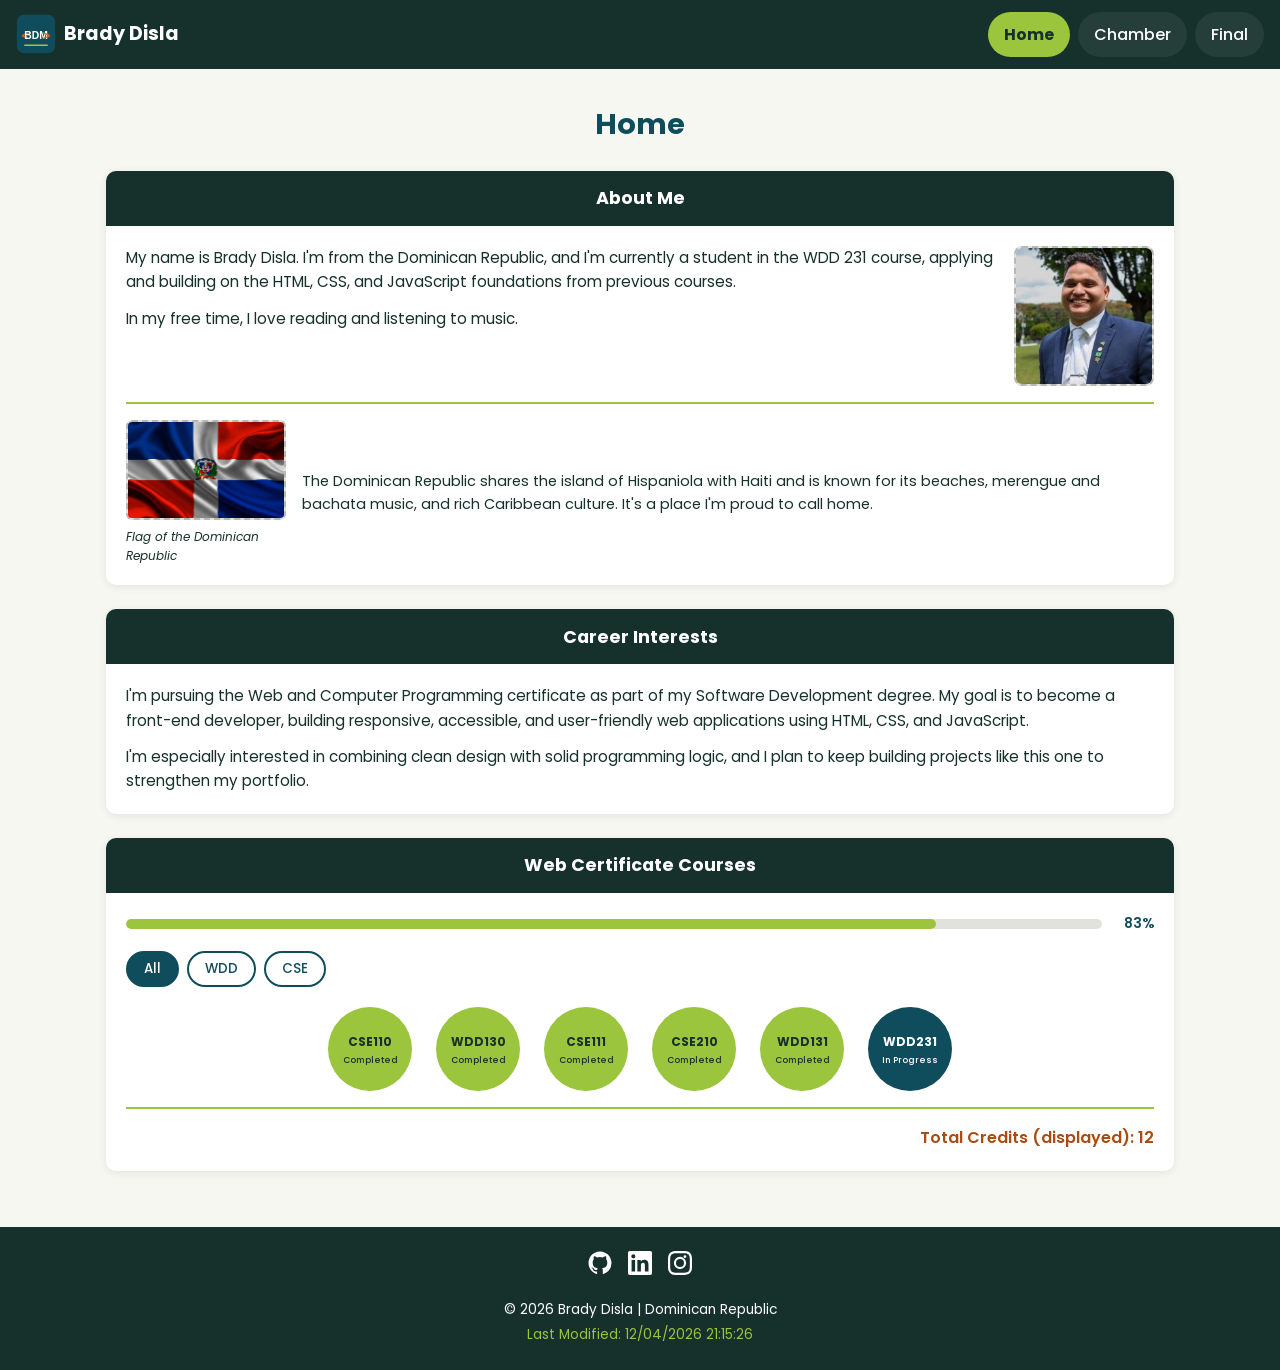
<file: index.html>
<!DOCTYPE html>
<html lang="en">
<head>
  <meta charset="UTF-8">
  <meta name="viewport" content="width=device-width, initial-scale=1.0">
  <title>Brady Disla | WDD231</title>
  <meta name="description" content="Course home page for WDD231 by Brady Disla - Web Frontend Development I">
  <meta name="author" content="Brady Disla">

  <!-- Google Fonts -->
  <link rel="preconnect" href="https://fonts.googleapis.com">
  <link rel="preconnect" href="https://fonts.gstatic.com" crossorigin>
  <link href="https://fonts.googleapis.com/css2?family=Poppins:wght@400;500;600;700&display=swap" rel="stylesheet">

  <!-- CSS -->
  <link rel="stylesheet" href="styles/small.css">
  <link rel="stylesheet" href="styles/larger.css">

  <script src="scripts/navigation.js" defer></script>
  <script src="scripts/date.js" defer></script>
  <script src="scripts/courses.js" defer></script>
  <script src="scripts/course.js" defer></script>
</head>
<body>

  <a class="skip-link" href="#main">Skip to main content</a>

  <header>
    <div class="branding">
      <img src="images/logo.svg" alt="Brady Disla logo" class="logo">
      <span class="site-name">Brady Disla</span>
    </div>
    <button id="menu-btn" aria-label="Open navigation menu" aria-expanded="false" aria-controls="primary-nav">
      <span class="hamburger"></span>
    </button>
    <nav id="primary-nav">
      <ul>
        <li><a href="index.html" class="active">Home</a></li>
        <li><a href="chamber/index.html">Chamber</a></li>
        <li><a href="final/index.html">Final</a></li>
      </ul>
    </nav>
  </header>

  <main id="main">
    <h1>Home</h1>

    <section class="card about-me">
      <h2 class="card-header">About Me</h2>
      <div class="card-body">
        <div class="about-top">
          <div class="about-text">
            <p>My name is Brady Disla. I'm from the Dominican Republic, and I'm currently a student in the WDD 231 course, applying and building on the HTML, CSS, and JavaScript foundations from previous courses.</p>
            <p>In my free time, I love reading and listening to music.</p>
          </div>
          <div class="photo-frame small">
            <img src="images/profile-imagen.jpg" alt="Brady Disla smiling outdoors in a suit" class="profile-photo">
          </div>
        </div>

        <hr class="card-divider">

        <div class="flag-fact">
          <figure class="flag-figure">
            <div class="flag-frame">
              <img src="images/flag-rd.jpg" alt="Flag of the Dominican Republic" class="flag-photo">
            </div>
            <figcaption>Flag of the Dominican Republic</figcaption>
          </figure>
          <p>The Dominican Republic shares the island of Hispaniola with Haiti and is known for its beaches, merengue and bachata music, and rich Caribbean culture. It's a place I'm proud to call home.</p>
        </div>
      </div>
    </section>

    <section class="card career-card">
      <h2 class="card-header">Career Interests</h2>
      <div class="card-body">
        <p>I'm pursuing the Web and Computer Programming certificate as part of my Software Development degree. My goal is to become a front-end developer, building responsive, accessible, and user-friendly web applications using HTML, CSS, and JavaScript.</p>
        <p>I'm especially interested in combining clean design with solid programming logic, and I plan to keep building projects like this one to strengthen my portfolio.</p>
      </div>
    </section>

    <section class="card courses-card">
      <h2 class="card-header">Web Certificate Courses</h2>
      <div class="card-body">
        <div class="progress-wrap">
          <div class="progress-track">
            <div class="progress-fill" id="progress-fill"></div>
          </div>
          <span id="progress-percent" class="progress-percent">0%</span>
        </div>

        <div class="filter-buttons">
          <button id="btn-all" class="filter-btn active" data-filter="all" aria-pressed="true">All</button>
          <button id="btn-wdd" class="filter-btn" data-filter="wdd" aria-pressed="false">WDD</button>
          <button id="btn-cse" class="filter-btn" data-filter="cse" aria-pressed="false">CSE</button>
        </div>

        <div class="course-circles" id="course-cards"></div>

        <hr class="card-divider">
        <p class="credits-total">Total Credits (displayed): <span id="total-credits">0</span></p>
      </div>
    </section>
  </main>

  <footer>
    <div class="social-links">
      <a href="https://github.com/bradydisla/wdd231" target="_blank" aria-label="GitHub">
        <svg viewBox="0 0 24 24" width="24" height="24" fill="currentColor" aria-hidden="true">
          <path d="M12 .5C5.65.5.5 5.65.5 12c0 5.09 3.29 9.4 7.86 10.93.57.1.78-.25.78-.55 0-.27-.01-1-.02-1.96-3.2.7-3.88-1.54-3.88-1.54-.52-1.33-1.28-1.69-1.28-1.69-1.04-.71.08-.7.08-.7 1.15.08 1.76 1.18 1.76 1.18 1.03 1.76 2.7 1.25 3.36.96.1-.75.4-1.25.73-1.54-2.55-.29-5.23-1.28-5.23-5.68 0-1.25.45-2.28 1.18-3.08-.12-.29-.51-1.46.11-3.05 0 0 .96-.31 3.15 1.18a10.9 10.9 0 0 1 5.74 0c2.19-1.49 3.15-1.18 3.15-1.18.62 1.59.23 2.76.11 3.05.74.8 1.18 1.83 1.18 3.08 0 4.41-2.69 5.38-5.25 5.67.41.36.78 1.08.78 2.17 0 1.57-.01 2.83-.01 3.22 0 .3.2.66.79.55A11.5 11.5 0 0 0 23.5 12C23.5 5.65 18.35.5 12 .5z"/>
        </svg>
      </a>
      <a href="https://www.linkedin.com/" target="_blank" aria-label="LinkedIn">
        <svg viewBox="0 0 24 24" width="24" height="24" fill="currentColor" aria-hidden="true">
          <path d="M20.45 20.45h-3.55v-5.57c0-1.33-.02-3.03-1.85-3.03-1.86 0-2.14 1.45-2.14 2.94v5.66H9.36V9h3.41v1.56h.05c.48-.9 1.64-1.85 3.38-1.85 3.61 0 4.28 2.38 4.28 5.47v6.27zM5.34 7.43a2.06 2.06 0 1 1 0-4.12 2.06 2.06 0 0 1 0 4.12zM7.12 20.45H3.56V9h3.56v11.45zM22.22 0H1.77C.8 0 0 .78 0 1.75v20.5C0 23.22.8 24 1.77 24h20.45c.98 0 1.78-.78 1.78-1.75V1.75C24 .78 23.2 0 22.22 0z"/>
        </svg>
      </a>
      <a href="https://www.instagram.com/breidy_disla/" target="_blank" aria-label="Instagram">
        <svg viewBox="0 0 24 24" width="24" height="24" fill="currentColor" aria-hidden="true">
          <path d="M12 2.16c3.2 0 3.58.01 4.85.07 1.17.05 1.8.25 2.23.41.56.22.96.48 1.38.9.42.42.68.82.9 1.38.16.42.36 1.06.41 2.23.06 1.27.07 1.65.07 4.85s-.01 3.58-.07 4.85c-.05 1.17-.25 1.8-.41 2.23-.22.56-.48.96-.9 1.38-.42.42-.82.68-1.38.9-.42.16-1.06.36-2.23.41-1.27.06-1.65.07-4.85.07s-3.58-.01-4.85-.07c-1.17-.05-1.8-.25-2.23-.41-.56-.22-.96-.48-1.38-.9-.42-.42-.68-.82-.9-1.38-.16-.42-.36-1.06-.41-2.23-.06-1.27-.07-1.65-.07-4.85s.01-3.58.07-4.85c.05-1.17.25-1.8.41-2.23.22-.56.48-.96.9-1.38.42-.42.82-.68 1.38-.9.42-.16 1.06-.36 2.23-.41 1.27-.06 1.65-.07 4.85-.07zM12 0C8.74 0 8.33.01 7.05.07 5.78.13 4.9.33 4.14.63c-.79.31-1.46.72-2.13 1.39-.67.67-1.08 1.34-1.39 2.13-.3.76-.5 1.64-.56 2.91C.01 8.33 0 8.74 0 12s.01 3.67.07 4.95c.06 1.27.26 2.15.56 2.91.31.79.72 1.46 1.39 2.13.67.67 1.34 1.08 2.13 1.39.76.3 1.64.5 2.91.56C8.33 23.99 8.74 24 12 24s3.67-.01 4.95-.07c1.27-.06 2.15-.26 2.91-.56.79-.31 1.46-.72 2.13-1.39.67-.67 1.08-1.34 1.39-2.13.3-.76.5-1.64.56-2.91.06-1.28.07-1.69.07-4.95s-.01-3.67-.07-4.95c-.06-1.27-.26-2.15-.56-2.91-.31-.79-.72-1.46-1.39-2.13-.67-.67-1.34-1.08-2.13-1.39-.76-.3-1.64-.5-2.91-.56C15.67.01 15.26 0 12 0zm0 5.84A6.16 6.16 0 1 0 12 18.16 6.16 6.16 0 0 0 12 5.84zm0 10.16a4 4 0 1 1 0-8 4 4 0 0 1 0 8zm6.41-10.4a1.44 1.44 0 1 1-2.88 0 1.44 1.44 0 0 1 2.88 0z"/>
        </svg>
      </a>
    </div>
    <p>&copy; <span id="currentyear"></span> Brady Disla | Dominican Republic</p>
    <p id="lastModified"></p>
  </footer>

</body>
</html>
</file>
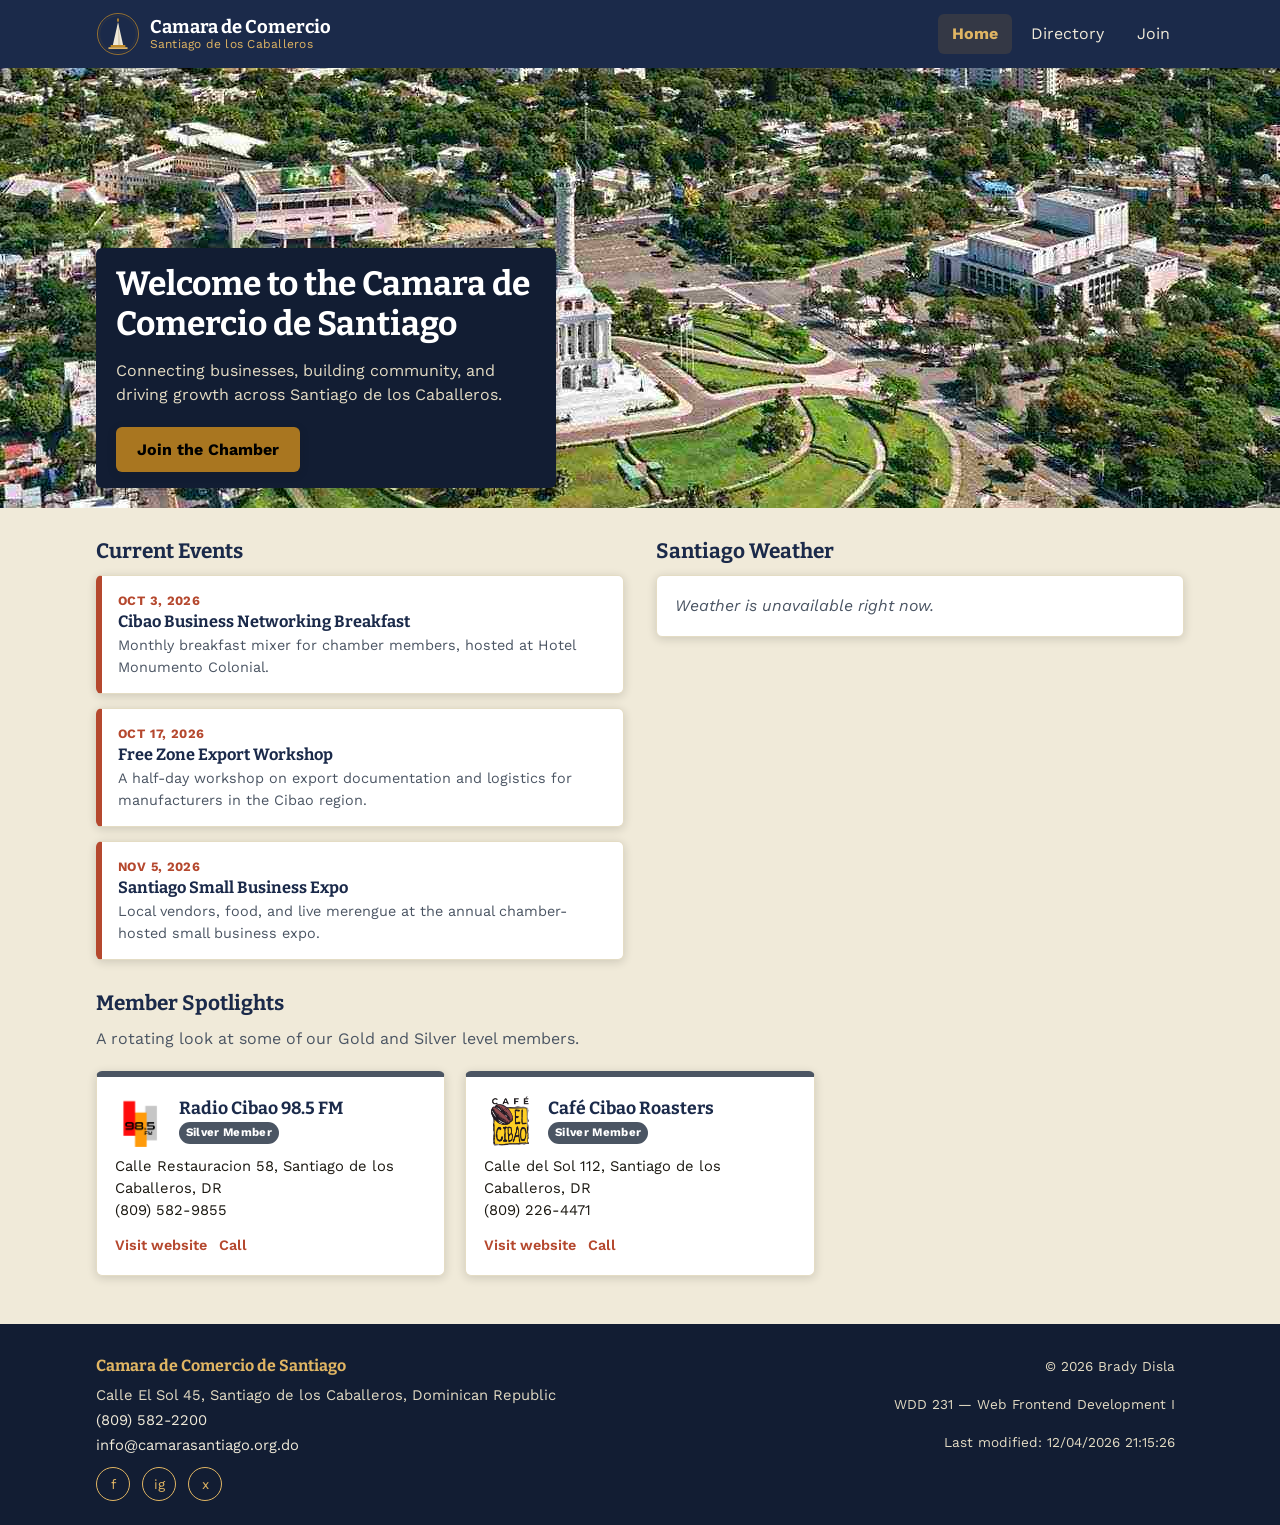
<file: chamber/index.html>
<!DOCTYPE html>
<html lang="en">
<head>
  <meta charset="UTF-8">
  <meta name="viewport" content="width=device-width, initial-scale=1.0">

  <title>Welcome | Camara de Comercio de Santiago | DR </title>
  <meta name="description" content="Camara de Comercio de Santiago — the chamber of commerce serving Santiago de los Caballeros, Dominican Republic. Join, connect, and grow with local businesses." />
  <meta name="author" content="Brady Disla" />

  <link rel="icon" type="image/svg+xml" href="images/favicon.svg" />

  <meta property="og:title" content="Welcome | Camara de Comercio de Santiago | DR " />
  <meta property="og:description" content="Camara de Comercio de Santiago — the chamber of commerce serving Santiago de los Caballeros, Dominican Republic. Join, connect, and grow with local businesses." />
  <meta property="og:image" content="https://bradydisla.github.io/wdd231/chamber/images/og-image.svg" />
  <meta property="og:url" content="https://bradydisla.github.io/wdd231/chamber/index.html" />
  <meta property="og:type" content="website" />

  <link rel="preconnect" href="https://fonts.googleapis.com" />
  <link rel="preconnect" href="https://fonts.gstatic.com" crossorigin />
  <link href="https://fonts.googleapis.com/css2?family=Bitter:wght@500;700&family=Work+Sans:wght@400;500;600&display=swap" rel="stylesheet" />

  <link rel="stylesheet" href="styles/small.css" />
  <link rel="stylesheet" href="styles/larger.css" />

  <script src="scripts/home.js" defer></script>
</head>
<body>
  <a class="skip-link" href="#main">Skip to main content</a>

  <header class="site-header">
    <div class="header-flex">
      <a class="brand" href="index.html">
        <img src="images/chamber-logo.svg" alt="" width="44" height="44" />
        <span class="brand-text">
          <span class="brand-name">Camara de Comercio</span>
          <span class="brand-tag">Santiago de los Caballeros</span>
        </span>
      </a>

      <button class="nav-toggle" aria-expanded="false" aria-controls="primary-nav">
        &#9776; Menu
      </button>

      <nav class="primary-nav" id="primary-nav">
        <ul>
          <li><a href="index.html" aria-current="page">Home</a></li>
          <li><a href="directory.html">Directory</a></li>
          <li><a href="join.html">Join</a></li>
        </ul>
      </nav>
    </div>
  </header>

  <main id="main">
    <section class="hero">
      <img
        class="hero-img"
        src="images/monumento-a-los-heroes.jpg"
        alt="View of Santiago de los Caballeros, Dominican Republic"
        width="1600"
        height="700"
      />
      <div class="hero-overlay">
        <div class="hero-caption">
          <h1>Welcome to the Camara de Comercio de Santiago</h1>
          <p>Connecting businesses, building community, and driving growth across Santiago de los Caballeros.</p>
          <a class="cta-button" href="join.html">Join the Chamber</a>
        </div>
      </div>
    </section>

    <section class="home-highlights">
      <div class="highlight-col events-col">
        <h2>Current Events</h2>
        <ul class="events-list">
          <li class="event-card">
            <p class="event-date">Oct 3, 2026</p>
            <h3>Cibao Business Networking Breakfast</h3>
            <p>Monthly breakfast mixer for chamber members, hosted at Hotel Monumento Colonial.</p>
          </li>
          <li class="event-card">
            <p class="event-date">Oct 17, 2026</p>
            <h3>Free Zone Export Workshop</h3>
            <p>A half-day workshop on export documentation and logistics for manufacturers in the Cibao region.</p>
          </li>
          <li class="event-card">
            <p class="event-date">Nov 5, 2026</p>
            <h3>Santiago Small Business Expo</h3>
            <p>Local vendors, food, and live merengue at the annual chamber-hosted small business expo.</p>
          </li>
        </ul>
      </div>

      <div class="highlight-col weather-col">
        <h2>Santiago Weather</h2>
        <div id="weather-display" class="weather-card">
          <p class="weather-status">Loading weather&hellip;</p>
        </div>
      </div>
    </section>

    <section class="spotlights-section">
      <h2>Member Spotlights</h2>
      <p>A rotating look at some of our Gold and Silver level members.</p>
      <div id="members-display" class="grid">
        <p class="members-status">Loading spotlights&hellip;</p>
      </div>
    </section>
  </main>

  <footer class="site-footer">
    <div class="footer-flex">
      <div class="footer-contact">
        <h2>Camara de Comercio de Santiago</h2>
        <address>
          Calle El Sol 45, Santiago de los Caballeros, Dominican Republic<br />
          <a href="tel:+18095822200">(809) 582-2200</a><br />
          <a href="mailto:info@camarasantiago.org.do">info@camarasantiago.org.do</a>
        </address>
        <ul class="social-links">
          <li><a href="https://facebook.com" target="_blank" rel="noopener" aria-label="Facebook">f</a></li>
          <li><a href="https://instagram.com" target="_blank" rel="noopener" aria-label="Instagram">ig</a></li>
          <li><a href="https://x.com" target="_blank" rel="noopener" aria-label="X">x</a></li>
        </ul>
      </div>

      <div class="footer-meta">
        <p>&copy; <span id="year"></span> Brady Disla</p>
        <p>WDD 231 &mdash; Web Frontend Development I</p>
        <p>Last modified: <span id="last-modified"></span></p>
      </div>
    </div>
  </footer>
</body>
</html>
</file>
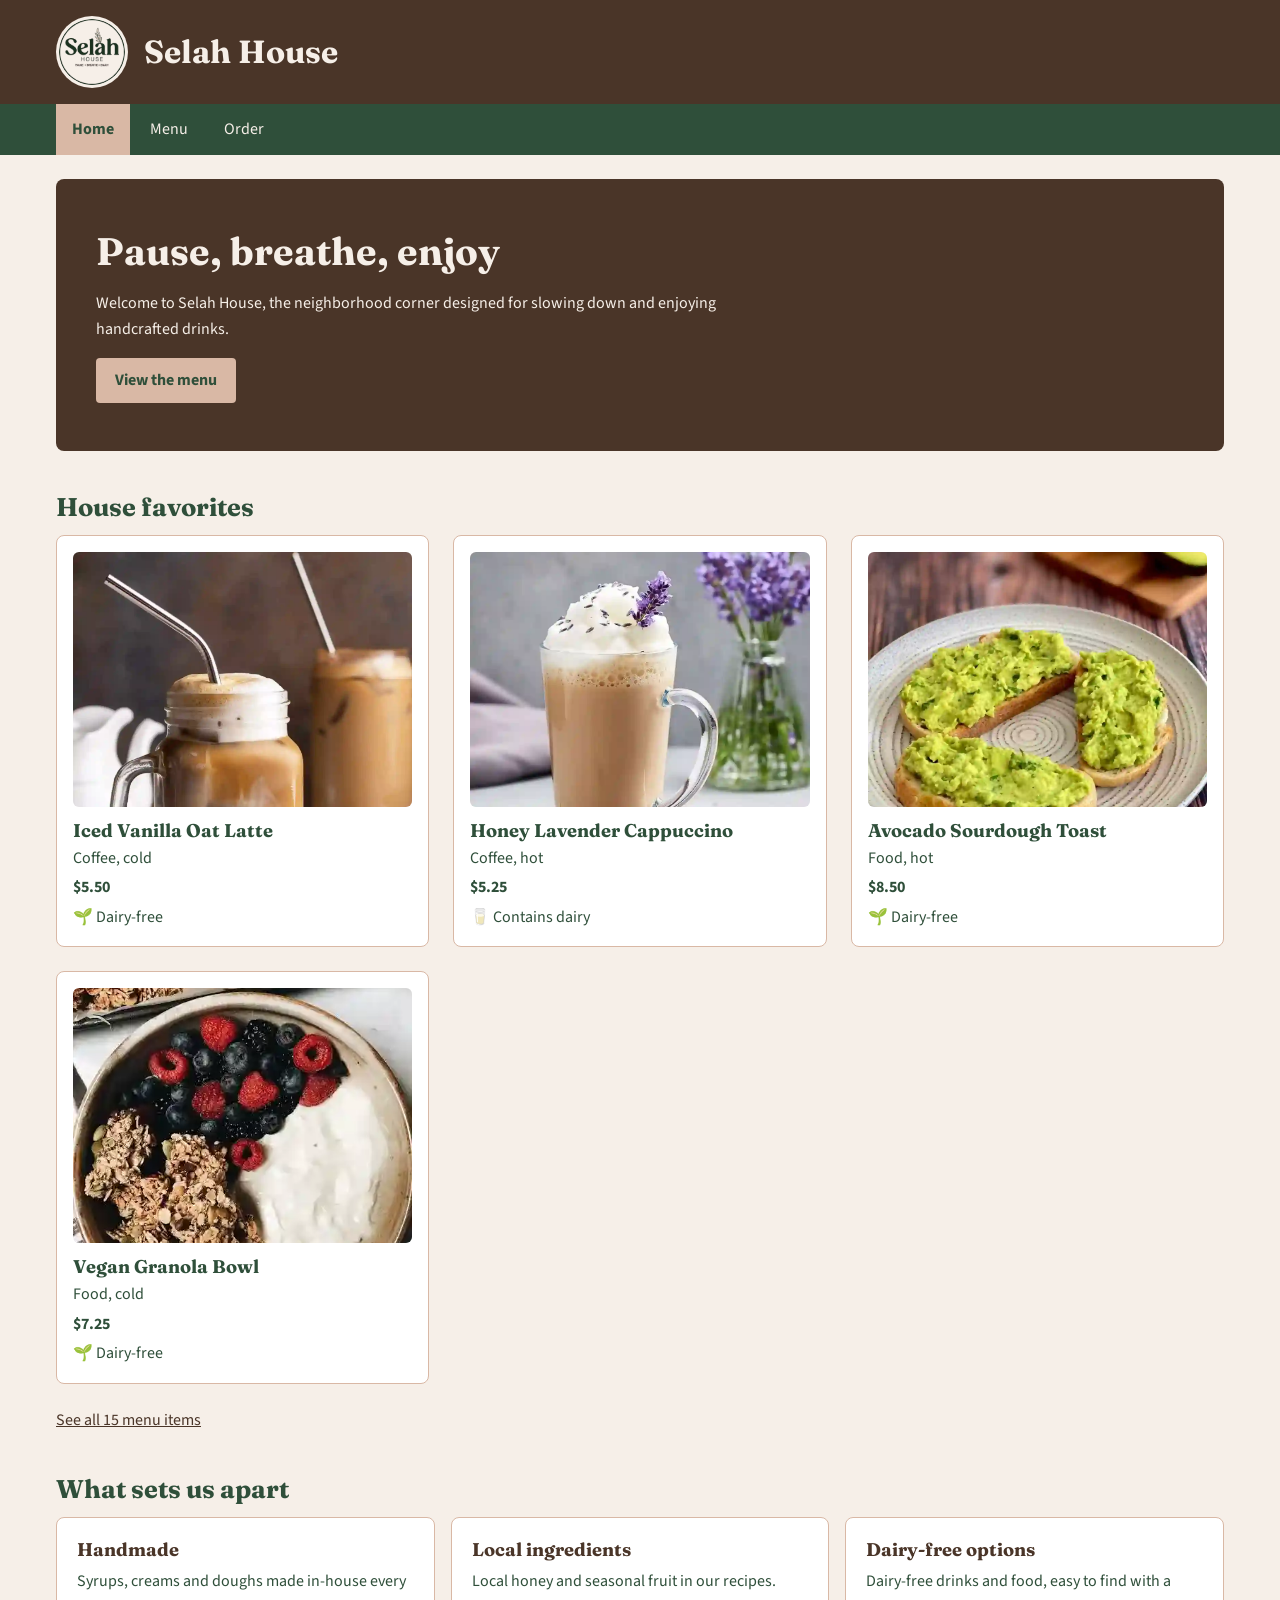
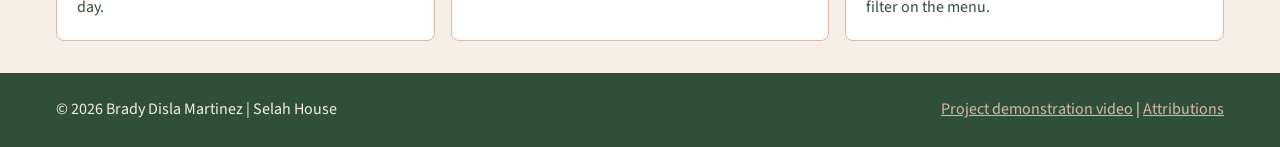
<file: project/index.html>
<!DOCTYPE html>
<html lang="en">
<head>
  <meta charset="UTF-8">
  <meta name="viewport" content="width=device-width, initial-scale=1.0">
  <title>Selah House | Handcrafted Coffee to Pause and Enjoy</title>
  <meta name="description" content="Selah House is a calm, local coffee shop. Discover our handcrafted drinks and dairy-free options, and order ahead for pickup.">
  <meta name="author" content="Brady Disla Martinez">

  <meta property="og:title" content="Selah House | Handcrafted Coffee to Pause and Enjoy">
  <meta property="og:description" content="Handcrafted drinks, fresh-baked food and dairy-free options in a calm neighborhood café.">
  <meta property="og:type" content="website">
  <meta property="og:site_name" content="Selah House">
  <meta property="og:locale" content="en_US">
  <meta property="og:image" content="https://bradydisla.github.io/wdd231/project/images/selah-house-logo.webp">
  <meta property="og:url" content="https://bradydisla.github.io/wdd231/project/index.html">

  <link rel="preconnect" href="https://fonts.googleapis.com">
  <link rel="preconnect" href="https://fonts.gstatic.com" crossorigin>
  <link href="https://fonts.googleapis.com/css2?family=Fraunces:wght@700&family=Source+Sans+3:wght@400;700&display=swap" rel="stylesheet">
  <link rel="icon" href="images/selah-house-monogram.webp" type="image/webp">
  <link rel="stylesheet" href="styles/base.css">
  <link rel="stylesheet" href="styles/large.css">
  <script type="module" src="scripts/home.mjs"></script>
</head>
<body>
  <header class="site-header">
    <div class="wrapper header-inner">
      <img class="logo" src="images/selah-house-logo.webp" alt="Selah House logo" width="72" height="72">
      <p class="site-name">Selah House</p>
    </div>
  </header>

  <nav class="site-nav" aria-label="Main">
    <div class="wrapper">
      <button id="menu-toggle" class="menu-toggle" type="button" aria-expanded="false" aria-controls="nav-list" aria-label="Navigation menu"><span aria-hidden="true">☰</span></button>
      <ul id="nav-list" class="nav-list">
        <li><a href="index.html">Home</a></li>
        <li><a href="menu.html">Menu</a></li>
        <li><a href="order.html">Order</a></li>
      </ul>
    </div>
  </nav>

  <main class="wrapper">
    <section class="section hero" aria-labelledby="hero-title">
      <div class="hero-text">
        <h1 id="hero-title">Pause, breathe, enjoy</h1>
        <p>Welcome to Selah House, the neighborhood corner designed for slowing down and enjoying handcrafted drinks.</p>
        <a class="button-primary" href="menu.html">View the menu</a>
      </div>
    </section>

    <section class="section" aria-labelledby="featured-title">
      <h2 id="featured-title">House favorites</h2>
      <div id="featured-cards" class="grid-cards"></div>
      <p class="section-link"><a href="menu.html">See all 15 menu items</a></p>
    </section>

    <section class="section" aria-labelledby="values-title">
      <h2 id="values-title">What sets us apart</h2>
      <ul class="features">
        <li class="feature">
          <h3>Handmade</h3>
          <p>Syrups, creams and doughs made in-house every day.</p>
        </li>
        <li class="feature">
          <h3>Local ingredients</h3>
          <p>Local honey and seasonal fruit in our recipes.</p>
        </li>
        <li class="feature">
          <h3>Dairy-free options</h3>
          <p>Dairy-free drinks and food, easy to find with a filter on the menu.</p>
        </li>
      </ul>
    </section>
  </main>

  <footer class="site-footer">
    <div class="wrapper footer-inner">
      <p>© <span id="current-year">2026</span> Brady Disla Martinez | Selah House</p>
      <p><a href="https://www.loom.com/share/3ccd0747d9ff43baa623762e0f51fded" target="_blank" rel="noopener">Project demonstration video</a> | <a href="attributions.html">Attributions</a></p>
    </div>
  </footer>
</body>
</html>
</file>
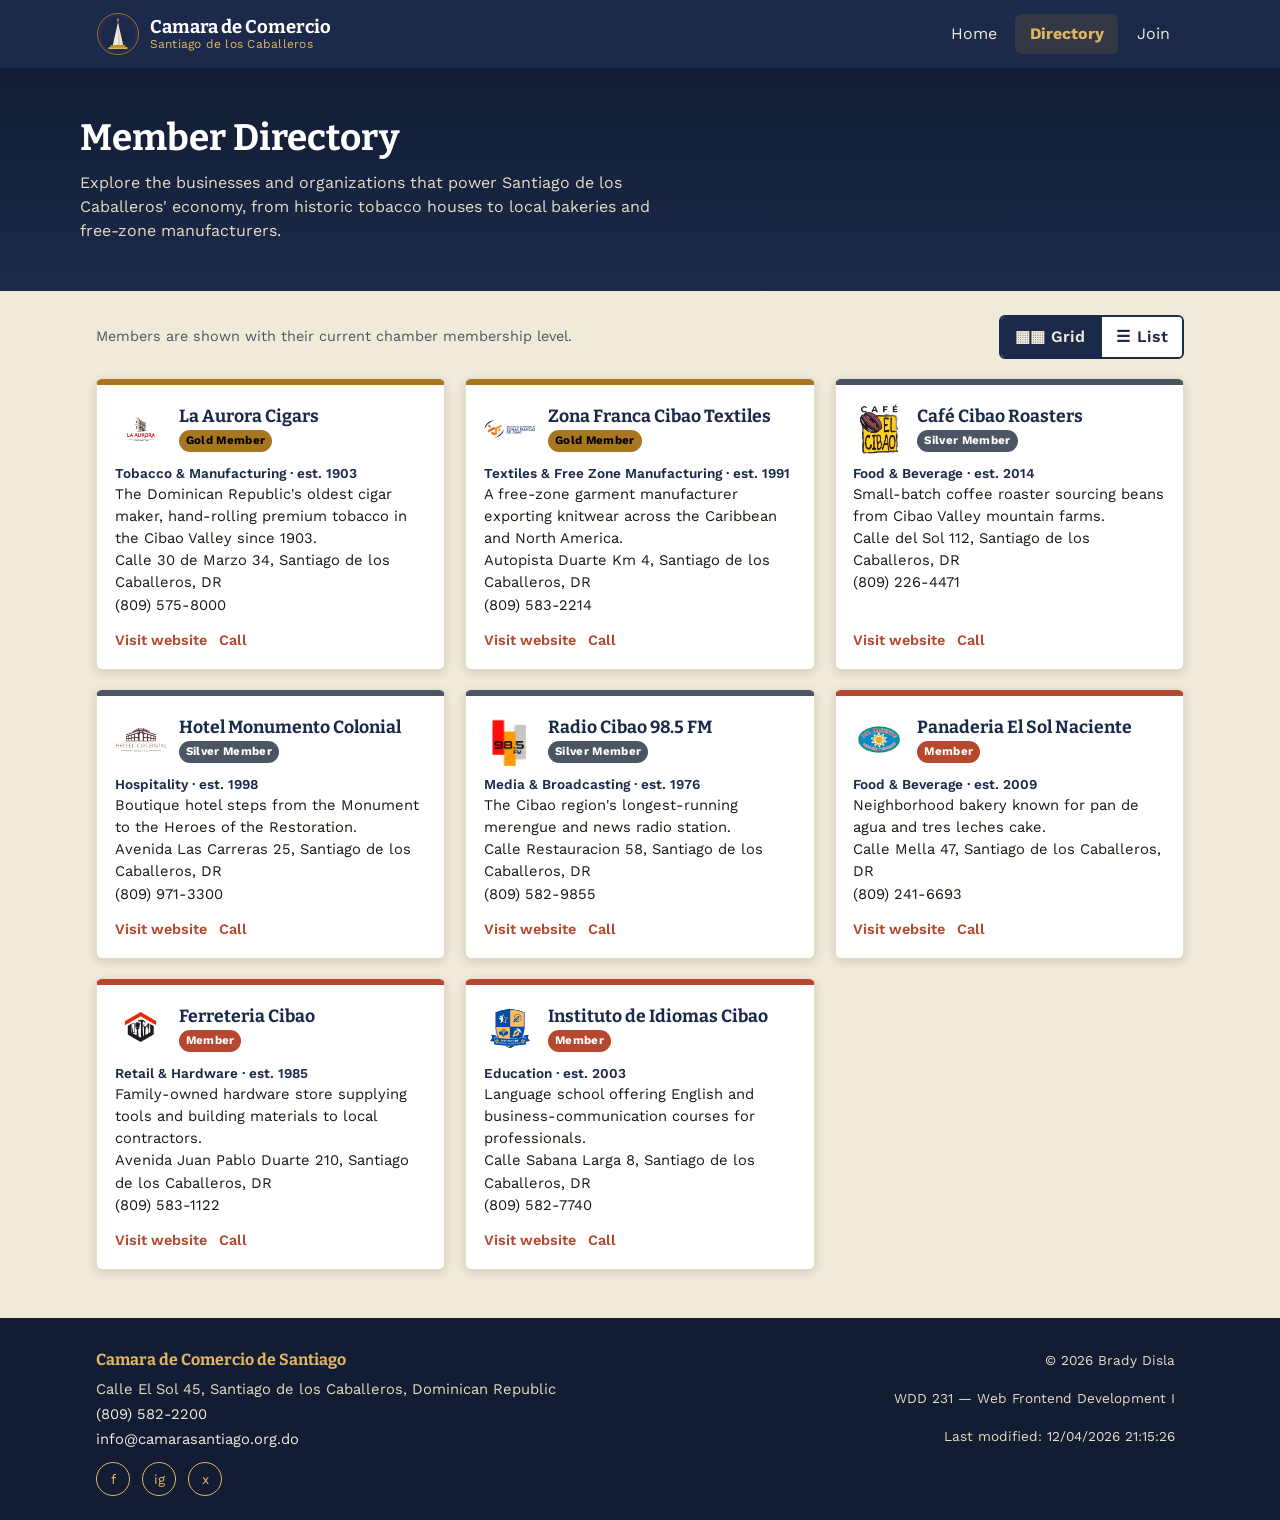
<file: chamber/directory.html>
<!DOCTYPE html>
<html lang="en">
<head>
  <meta charset="UTF-8">
  <meta name="viewport" content="width=device-width, initial-scale=1.0">

  <title>Member Directory | Camara de Comercio de Santiago</title>
  <meta name="description" content="Browse member businesses of the Camara de Comercio de Santiago, the chamber of commerce serving Santiago de los Caballeros, Dominican Republic." />
  <meta name="author" content="Brady Disla" />

  <link rel="icon" type="image/svg+xml" href="images/favicon.svg" />

  <meta property="og:title" content="Member Directory | Camara de Comercio de Santiago" />
  <meta property="og:description" content="Browse member businesses of the Camara de Comercio de Santiago, the chamber of commerce serving Santiago de los Caballeros, Dominican Republic." />
  <meta property="og:image" content="https://bradydisla.github.io/wdd231/chamber/images/og-image.svg" />
  <meta property="og:url" content="https://bradydisla.github.io/wdd231/chamber/directory.html" />
  <meta property="og:type" content="website" />

  <link rel="preconnect" href="https://fonts.googleapis.com" />
  <link rel="preconnect" href="https://fonts.gstatic.com" crossorigin />
  <link href="https://fonts.googleapis.com/css2?family=Bitter:wght@500;700&family=Work+Sans:wght@400;500;600&display=swap" rel="stylesheet" />

  <link rel="stylesheet" href="styles/small.css" />
  <link rel="stylesheet" href="styles/larger.css" />

  <script src="scripts/chamber.js" defer></script>
</head>
<body>
  <a class="skip-link" href="#main">Skip to main content</a>

  <header class="site-header">
    <div class="header-flex">
      <a class="brand" href="index.html">
        <img src="images/chamber-logo.svg" alt="" width="44" height="44" />
        <span class="brand-text">
          <span class="brand-name">Camara de Comercio</span>
          <span class="brand-tag">Santiago de los Caballeros</span>
        </span>
      </a>

      <button class="nav-toggle" aria-expanded="false" aria-controls="primary-nav">
        <span class="visually-hidden">Menu</span>
        &#9776; Menu
      </button>

      <nav class="primary-nav" id="primary-nav">
        <ul>
          <li><a href="index.html">Home</a></li>
          <li><a href="directory.html" aria-current="page">Directory</a></li>
          <li><a href="join.html">Join</a></li>
        </ul>
      </nav>
    </div>
  </header>

  <main id="main">
    <section class="page-intro">
      <div class="page-intro-inner">
        <h1>Member Directory</h1>
        <p>Explore the businesses and organizations that power Santiago de los Caballeros' economy, from historic tobacco houses to local bakeries and free-zone manufacturers.</p>
      </div>
    </section>

    <div class="directory-wrapper">
      <div class="directory-controls">
        <p>Members are shown with their current chamber membership level.</p>
        <div class="view-toggle" role="group" aria-label="Directory view">
          <button id="grid-view" type="button" aria-pressed="true">
            <span aria-hidden="true">&#9638;&#9638;</span> Grid
          </button>
          <button id="list-view" type="button" aria-pressed="false">
            <span aria-hidden="true">&#9776;</span> List
          </button>
        </div>
      </div>

      <div id="members-display" class="grid">
        <p class="members-status">Loading member directory&hellip;</p>
      </div>
    </div>
  </main>

  <footer class="site-footer">
    <div class="footer-flex">
      <div class="footer-contact">
        <h2>Camara de Comercio de Santiago</h2>
        <address>
          Calle El Sol 45, Santiago de los Caballeros, Dominican Republic<br />
          <a href="tel:+18095822200">(809) 582-2200</a><br />
          <a href="mailto:info@camarasantiago.org.do">info@camarasantiago.org.do</a>
        </address>
        <ul class="social-links">
          <li><a href="https://facebook.com" target="_blank" rel="noopener" aria-label="Facebook">f</a></li>
          <li><a href="https://instagram.com" target="_blank" rel="noopener" aria-label="Instagram">ig</a></li>
          <li><a href="https://x.com" target="_blank" rel="noopener" aria-label="X">x</a></li>
        </ul>
      </div>

      <div class="footer-meta">
        <p>&copy; <span id="year"></span> Brady Disla</p>
        <p>WDD 231 &mdash; Web Frontend Development I</p>
        <p>Last modified: <span id="last-modified"></span></p>
      </div>
    </div>
  </footer>
</body>
</html>
</file>
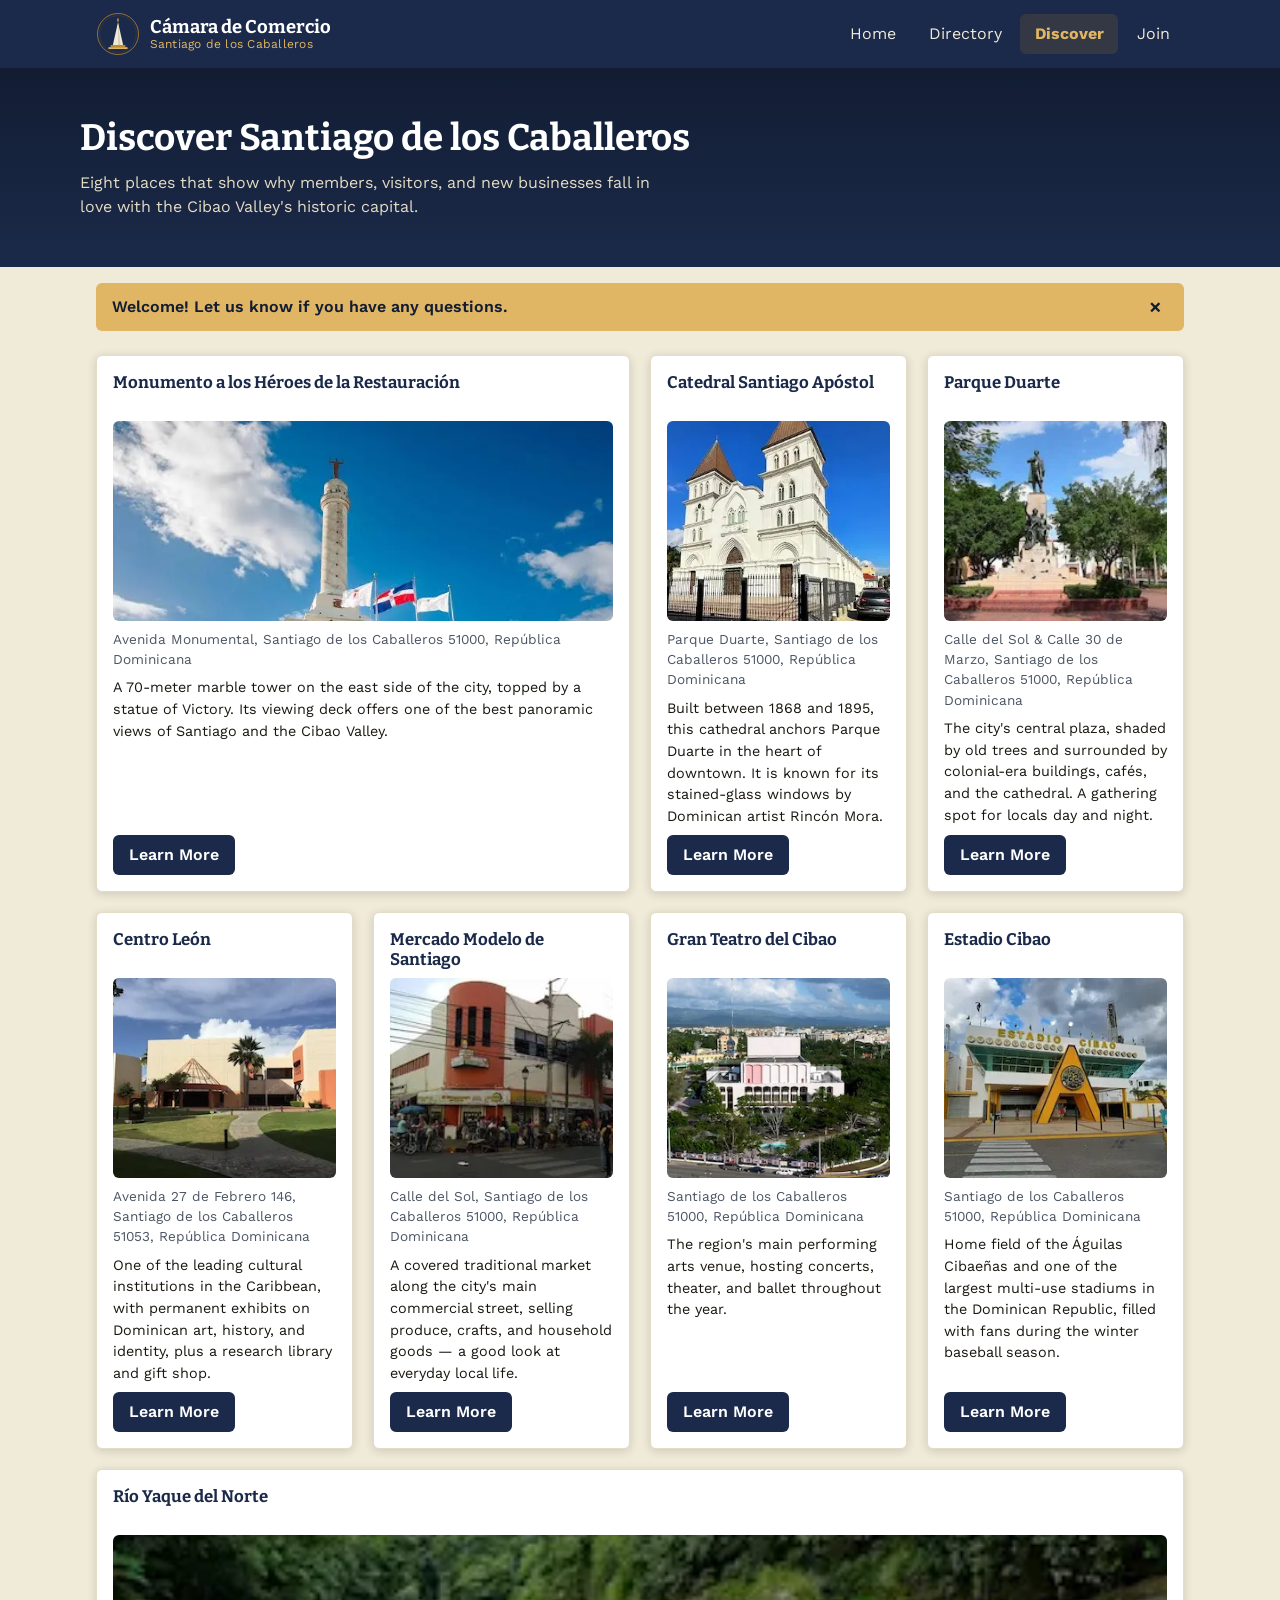
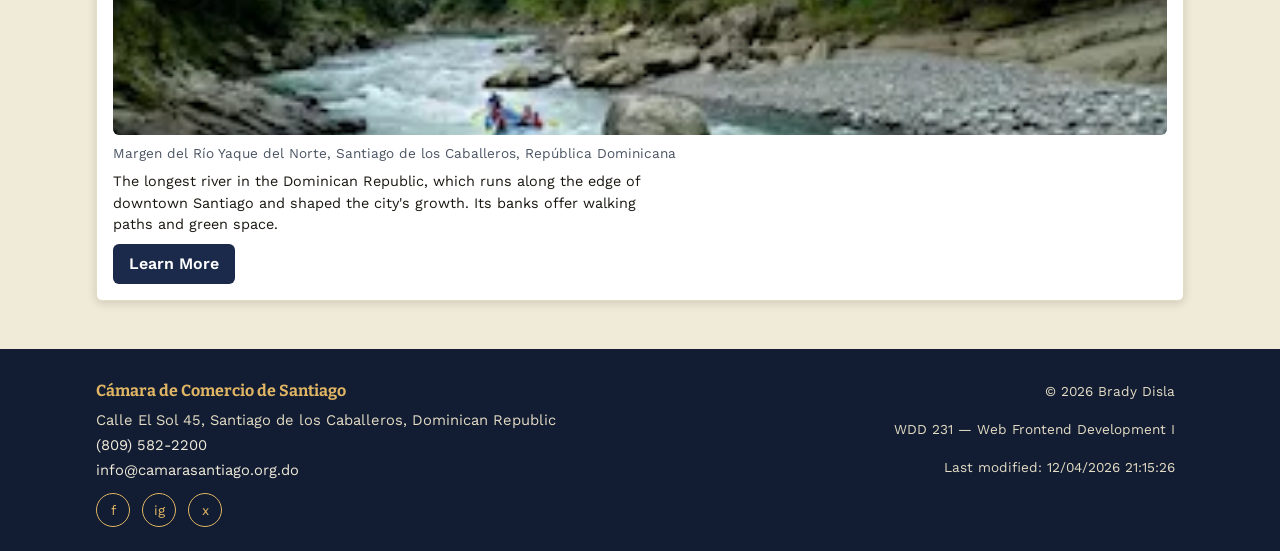
<file: chamber/discover.html>
<!DOCTYPE html>
<html lang="en">
<head>
  <meta charset="UTF-8">
  <meta name="viewport" content="width=device-width, initial-scale=1.0">

  <title>Discover | Cámara de Comercio de Santiago</title>
  <meta name="description" content="Discover Santiago de los Caballeros — 8 places of interest in the city served by the Cámara de Comercio de Santiago, Dominican Republic." />
  <meta name="author" content="Brady Disla" />

  <link rel="icon" type="image/svg+xml" href="images/favicon.svg" />

  <meta property="og:title" content="Discover | Cámara de Comercio de Santiago" />
  <meta property="og:description" content="Discover Santiago de los Caballeros — 8 places of interest in the city served by the Cámara de Comercio de Santiago, Dominican Republic." />
  <meta property="og:image" content="https://bradydisla.github.io/wdd231/chamber/images/og-image.svg" />
  <meta property="og:url" content="https://bradydisla.github.io/wdd231/chamber/discover.html" />
  <meta property="og:type" content="website" />

  <link rel="preconnect" href="https://fonts.googleapis.com" />
  <link rel="preconnect" href="https://fonts.gstatic.com" crossorigin />
  <link href="https://fonts.googleapis.com/css2?family=Bitter:wght@500;700&family=Work+Sans:wght@400;500;600&display=swap" rel="stylesheet" />

  <link rel="stylesheet" href="styles/small.css" />
  <link rel="stylesheet" href="styles/larger.css" />

  <script type="module" src="scripts/discover.js"></script>
</head>
<body>
  <a class="skip-link" href="#main">Skip to main content</a>

  <header class="site-header">
    <div class="header-flex">
      <a class="brand" href="index.html">
        <img src="images/chamber-logo.svg" alt="" width="44" height="44" />
        <span class="brand-text">
          <span class="brand-name">Cámara de Comercio</span>
          <span class="brand-tag">Santiago de los Caballeros</span>
        </span>
      </a>

      <button type="button" class="nav-toggle" aria-expanded="false" aria-controls="primary-nav">
        &#9776; Menu
      </button>

      <nav class="primary-nav" id="primary-nav">
        <ul>
          <li><a href="index.html">Home</a></li>
          <li><a href="directory.html">Directory</a></li>
          <li><a href="discover.html" aria-current="page">Discover</a></li>
          <li><a href="join.html">Join</a></li>
        </ul>
      </nav>
    </div>
  </header>

  <main id="main">
    <section class="page-intro">
      <div class="page-intro-inner">
        <h1>Discover Santiago de los Caballeros</h1>
        <p>Eight places that show why members, visitors, and new businesses fall in love with the Cibao Valley's historic capital.</p>
      </div>
    </section>

    <div id="visit-message" class="visit-message" hidden>
      <p id="visit-message-text"></p>
      <button type="button" id="visit-message-close" aria-label="Dismiss message">&times;</button>
    </div>

    <div class="discover-wrapper">
      <div id="discover-gallery" class="discover-gallery">
        <p class="members-status">Loading places of interest&hellip;</p>
      </div>
    </div>
  </main>

  <footer class="site-footer">
    <div class="footer-flex">
      <div class="footer-contact">
        <h2>Cámara de Comercio de Santiago</h2>
        <address>
          Calle El Sol 45, Santiago de los Caballeros, Dominican Republic<br />
          <a href="tel:+18095822200">(809) 582-2200</a><br />
          <a href="mailto:info@camarasantiago.org.do">info@camarasantiago.org.do</a>
        </address>
        <ul class="social-links">
          <li><a href="https://facebook.com" target="_blank" rel="noopener" aria-label="Facebook">f</a></li>
          <li><a href="https://instagram.com" target="_blank" rel="noopener" aria-label="Instagram">ig</a></li>
          <li><a href="https://x.com" target="_blank" rel="noopener" aria-label="X">x</a></li>
        </ul>
      </div>

      <div class="footer-meta">
        <p>&copy; <span id="year"></span> Brady Disla</p>
        <p>WDD 231 &mdash; Web Frontend Development I</p>
        <p>Last modified: <span id="last-modified"></span></p>
      </div>
    </div>
  </footer>
</body>
</html>
</file>
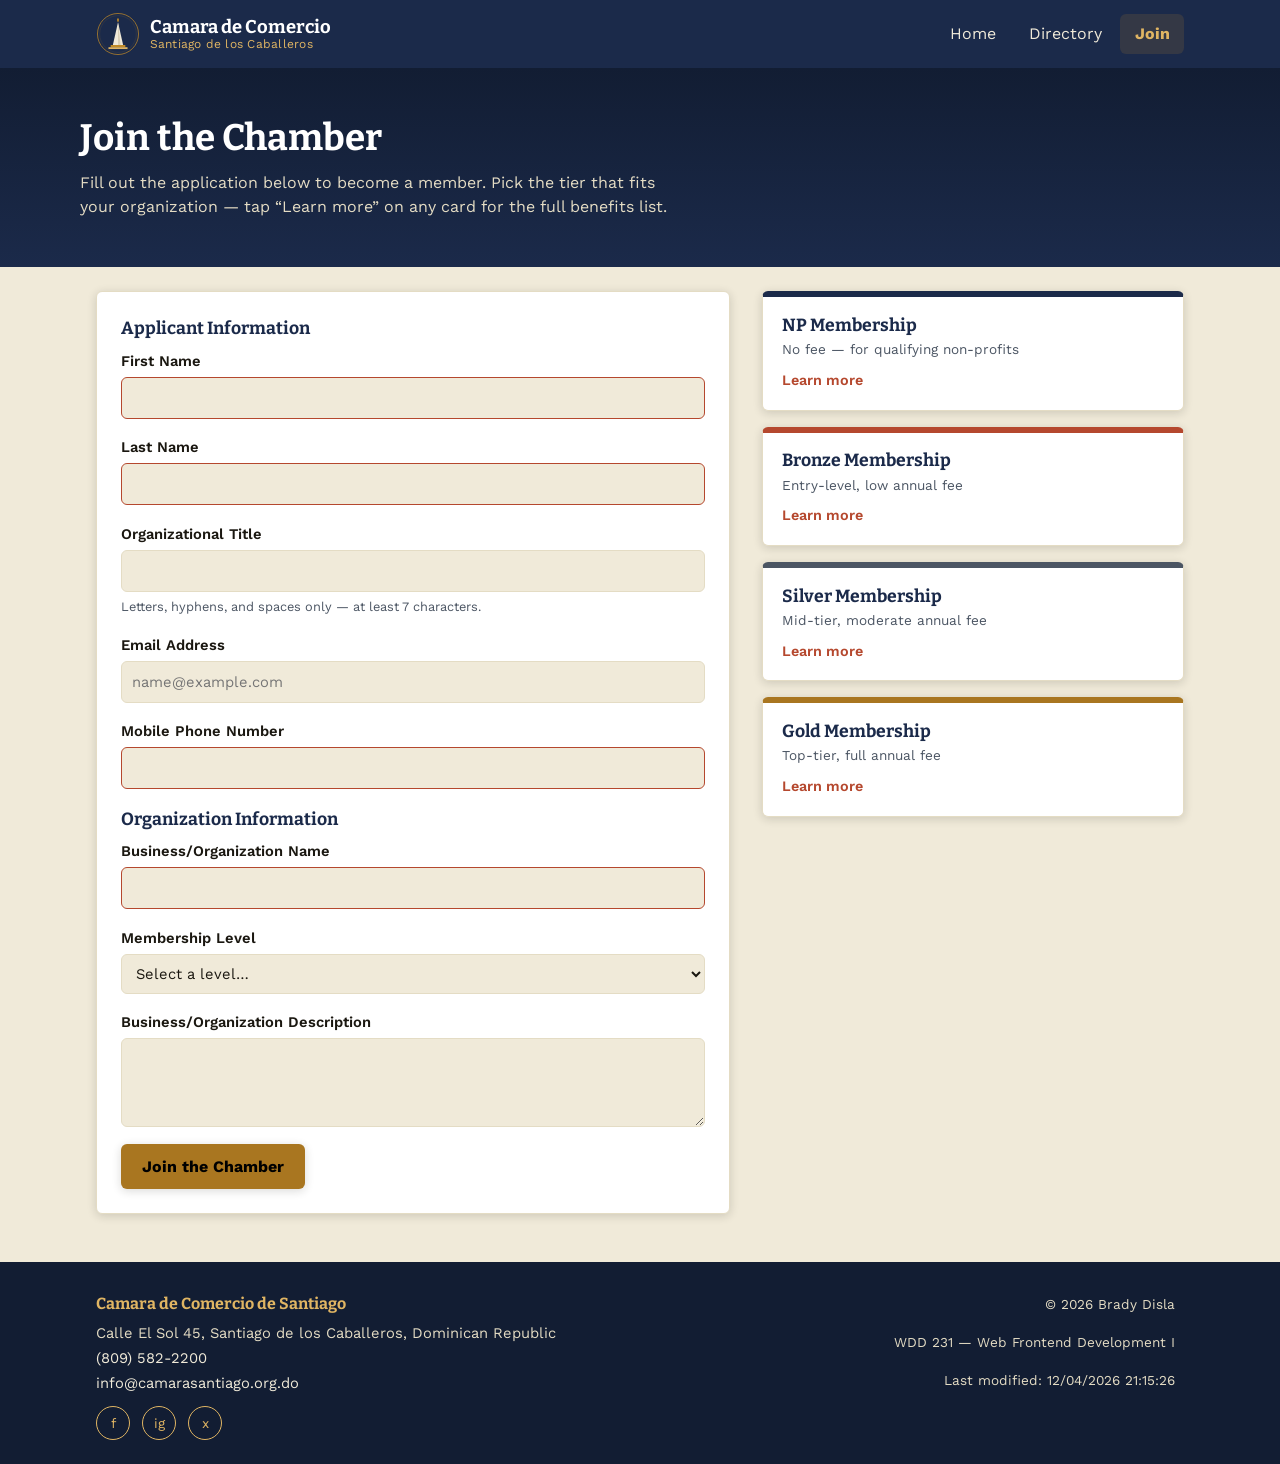
<file: chamber/join.html>
<!DOCTYPE html>
<html lang="en">
<head>
  <meta charset="UTF-8">
  <meta name="viewport" content="width=device-width, initial-scale=1.0">

  <title>Join | Camara de Comercio de Santiago | DR </title>
  <meta name="description" content="Apply for chamber membership with Camara de Comercio de Santiago and connect with local businesses in Santiago de los Caballeros, DR." />
  <meta name="author" content="Brady Disla" />

  <link rel="icon" type="image/svg+xml" href="images/favicon.svg" />

  <meta property="og:title" content="Join | Camara de Comercio de Santiago | DR " />
  <meta property="og:description" content="Apply for membership with the Camara de Comercio de Santiago." />
  <meta property="og:image" content="https://bradydisla.github.io/wdd231/chamber/images/og-image.svg" />
  <meta property="og:url" content="https://bradydisla.github.io/wdd231/chamber/join.html" />
  <meta property="og:type" content="website" />

  <link rel="preconnect" href="https://fonts.googleapis.com" />
  <link rel="preconnect" href="https://fonts.gstatic.com" crossorigin />
  <link href="https://fonts.googleapis.com/css2?family=Bitter:wght@500;700&family=Work+Sans:wght@400;500;600&display=swap" rel="stylesheet" />

  <link rel="stylesheet" href="styles/small.css" />
  <link rel="stylesheet" href="styles/larger.css" />

  <script src="scripts/join.js" defer></script>
</head>
<body>
  <a class="skip-link" href="#main">Skip to main content</a>

  <header class="site-header">
    <div class="header-flex">
      <a class="brand" href="index.html">
        <img src="images/chamber-logo.svg" alt="" width="44" height="44" />
        <span class="brand-text">
          <span class="brand-name">Camara de Comercio</span>
          <span class="brand-tag">Santiago de los Caballeros</span>
        </span>
      </a>

      <button class="nav-toggle" aria-expanded="false" aria-controls="primary-nav">
        &#9776; Menu
      </button>

      <nav class="primary-nav" id="primary-nav">
        <ul>
          <li><a href="index.html">Home</a></li>
          <li><a href="directory.html">Directory</a></li>
          <li><a href="join.html" aria-current="page">Join</a></li>
        </ul>
      </nav>
    </div>
  </header>

  <main id="main">
    <section class="page-intro">
      <div class="page-intro-inner">
        <h1>Join the Chamber</h1>
        <p>Fill out the application below to become a member. Pick the tier that fits your organization — tap “Learn more” on any card for the full benefits list.</p>
      </div>
    </section>

    <section class="join-wrapper">

      <form class="join-form" action="thankyou.html" method="get">
        <fieldset>
          <legend>Applicant Information</legend>

          <label for="firstName">First Name
            <input
              type="text"
              id="firstName"
              name="firstName"
              title="Your first name"
              autocomplete="given-name"
              required
            />
          </label>

          <label for="lastName">Last Name
            <input
              type="text"
              id="lastName"
              name="lastName"
              title="Your last name"
              autocomplete="family-name"
              required
            />
          </label>

          <label for="orgTitle">Organizational Title
            <input
              type="text"
              id="orgTitle"
              name="orgTitle"
              title="Your title within your organization"
              autocomplete="organization-title"
              pattern="[A-Za-z\-\s]{7,}"
            />
            <span class="field-hint">Letters, hyphens, and spaces only — at least 7 characters.</span>
          </label>

          <label for="email">Email Address
            <input
              type="email"
              id="email"
              name="email"
              title="Your email address"
              autocomplete="email"
              placeholder="name@example.com"
              required
            />
          </label>

          <label for="mobile">Mobile Phone Number
            <input
              type="tel"
              id="mobile"
              name="mobile"
              title="Your mobile phone number"
              autocomplete="tel"
              required
            />
          </label>
        </fieldset>

        <fieldset>
          <legend>Organization Information</legend>

          <label for="orgName">Business/Organization Name
            <input
              type="text"
              id="orgName"
              name="orgName"
              title="The name of your business or organization"
              autocomplete="organization"
              required
            />
          </label>

          <label for="membershipLevel">Membership Level
            <select id="membershipLevel" name="membershipLevel" title="Select a membership level" autocomplete="off" required>
              <option value="" selected disabled>Select a level…</option>
              <option value="np">NP Membership (non-profit, no fee)</option>
              <option value="bronze">Bronze Membership</option>
              <option value="silver">Silver Membership</option>
              <option value="gold">Gold Membership</option>
            </select>
          </label>

          <label for="orgDescription">Business/Organization Description
            <textarea
              id="orgDescription"
              name="orgDescription"
              title="A short description of your business or organization"
              autocomplete="off"
            ></textarea>
          </label>
        </fieldset>

        <input type="hidden" name="timestamp" id="timestamp" />

        <button type="submit" class="cta-button submit-btn">Join the Chamber</button>
      </form>

      <div class="membership-cards">

        <article class="tier-card">
          <h2>NP Membership</h2>
          <p class="tier-price">No fee — for qualifying non-profits</p>
          <button type="button" class="tier-link" data-modal="modal-np" aria-haspopup="dialog">Learn more</button>
        </article>

        <article class="tier-card">
          <h2>Bronze Membership</h2>
          <p class="tier-price">Entry-level, low annual fee</p>
          <button type="button" class="tier-link" data-modal="modal-bronze" aria-haspopup="dialog">Learn more</button>
        </article>

        <article class="tier-card">
          <h2>Silver Membership</h2>
          <p class="tier-price">Mid-tier, moderate annual fee</p>
          <button type="button" class="tier-link" data-modal="modal-silver" aria-haspopup="dialog">Learn more</button>
        </article>

        <article class="tier-card">
          <h2>Gold Membership</h2>
          <p class="tier-price">Top-tier, full annual fee</p>
          <button type="button" class="tier-link" data-modal="modal-gold" aria-haspopup="dialog">Learn more</button>
        </article>

      </div>
    </section>
  </main>
  <!-- /.join-wrapper -->

  <!-- Membership benefit modals -->
  <dialog class="tier-modal" id="modal-np">
    <div class="modal-inner">
      <h2>NP Membership</h2>
      <p>For registered non-profit organizations. No membership fee.</p>
      <ul>
        <li>Listing in the online business directory</li>
        <li>Invitations to monthly networking events</li>
        <li>Access to volunteer and community-partner postings</li>
      </ul>
      <button type="button" class="modal-close">Close</button>
    </div>
  </dialog>

  <dialog class="tier-modal" id="modal-bronze">
    <div class="modal-inner">
      <h2>Bronze Membership</h2>
      <p>A low-cost way to get your business connected and listed.</p>
      <ul>
        <li>Everything in NP Membership</li>
        <li>Discounted tickets to chamber events</li>
        <li>One free training workshop per year</li>
      </ul>
      <button type="button" class="modal-close">Close</button>
    </div>
  </dialog>

  <dialog class="tier-modal" id="modal-silver">
    <div class="modal-inner">
      <h2>Silver Membership</h2>
      <p>For growing businesses that want more visibility.</p>
      <ul>
        <li>Everything in Bronze Membership</li>
        <li>Featured placement in directory search results</li>
        <li>Quarterly spotlight on the chamber home page</li>
        <li>Unlimited free training workshops</li>
      </ul>
      <button type="button" class="modal-close">Close</button>
    </div>
  </dialog>

  <dialog class="tier-modal" id="modal-gold">
    <div class="modal-inner">
      <h2>Gold Membership</h2>
      <p>Maximum exposure and benefits for established organizations.</p>
      <ul>
        <li>Everything in Silver Membership</li>
        <li>Monthly spotlight placement on the chamber home page</li>
        <li>Priority booking for chamber-hosted events</li>
        <li>Deepest discounts on event sponsorships</li>
      </ul>
      <button type="button" class="modal-close">Close</button>
    </div>
  </dialog>

  <footer class="site-footer">
    <div class="footer-flex">
      <div class="footer-contact">
        <h2>Camara de Comercio de Santiago</h2>
        <address>
          Calle El Sol 45, Santiago de los Caballeros, Dominican Republic<br />
          <a href="tel:+18095822200">(809) 582-2200</a><br />
          <a href="mailto:info@camarasantiago.org.do">info@camarasantiago.org.do</a>
        </address>
        <ul class="social-links">
          <li><a href="https://facebook.com" target="_blank" rel="noopener" aria-label="Facebook">f</a></li>
          <li><a href="https://instagram.com" target="_blank" rel="noopener" aria-label="Instagram">ig</a></li>
          <li><a href="https://x.com" target="_blank" rel="noopener" aria-label="X">x</a></li>
        </ul>
      </div>

      <div class="footer-meta">
        <p>&copy; <span id="year"></span> Brady Disla</p>
        <p>WDD 231 &mdash; Web Frontend Development I</p>
        <p>Last modified: <span id="last-modified"></span></p>
      </div>
    </div>
  </footer>
</body>
</html>
</file>
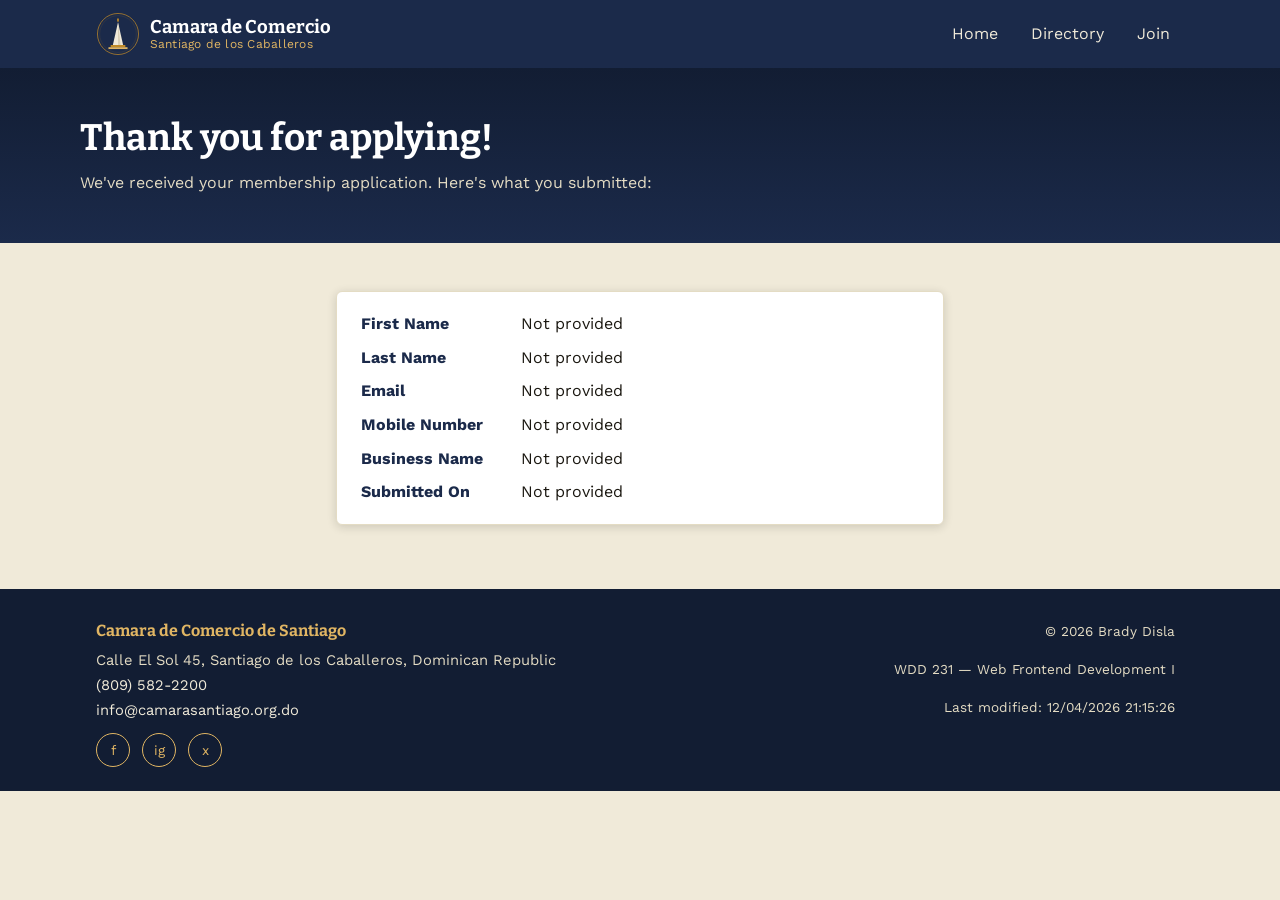
<file: chamber/thankyou.html>
<!DOCTYPE html>
<html lang="en">
<head>
  <meta charset="UTF-8">
  <meta name="viewport" content="width=device-width, initial-scale=1.0">

  <title>Thank You | Camara de Comercio de Santiago | DR </title>
  <meta name="description" content="Thank you for applying for membership with the Camara de Comercio de Santiago." />
  <meta name="author" content="Brady Disla" />

  <link rel="icon" type="image/svg+xml" href="images/favicon.svg" />

  <link rel="preconnect" href="https://fonts.googleapis.com" />
  <link rel="preconnect" href="https://fonts.gstatic.com" crossorigin />
  <link href="https://fonts.googleapis.com/css2?family=Bitter:wght@500;700&family=Work+Sans:wght@400;500;600&display=swap" rel="stylesheet" />

  <link rel="stylesheet" href="styles/small.css" />
  <link rel="stylesheet" href="styles/larger.css" />

  <script src="scripts/thankyou.js" defer></script>
</head>
<body>
  <a class="skip-link" href="#main">Skip to main content</a>

  <header class="site-header">
    <div class="header-flex">
      <a class="brand" href="index.html">
        <img src="images/chamber-logo.svg" alt="" width="44" height="44" />
        <span class="brand-text">
          <span class="brand-name">Camara de Comercio</span>
          <span class="brand-tag">Santiago de los Caballeros</span>
        </span>
      </a>

      <button class="nav-toggle" aria-expanded="false" aria-controls="primary-nav">
        &#9776; Menu
      </button>

      <nav class="primary-nav" id="primary-nav">
        <ul>
          <li><a href="index.html">Home</a></li>
          <li><a href="directory.html">Directory</a></li>
          <li><a href="join.html">Join</a></li>
        </ul>
      </nav>
    </div>
  </header>

  <main id="main">
    <section class="page-intro">
      <div class="page-intro-inner">
        <h1>Thank you for applying!</h1>
        <p>We've received your membership application. Here's what you submitted:</p>
      </div>
    </section>

    <section class="confirmation">
      <dl>
        <dt>First Name</dt>
        <dd id="out-firstName"></dd>

        <dt>Last Name</dt>
        <dd id="out-lastName"></dd>

        <dt>Email</dt>
        <dd id="out-email"></dd>

        <dt>Mobile Number</dt>
        <dd id="out-mobile"></dd>

        <dt>Business Name</dt>
        <dd id="out-orgName"></dd>

        <dt>Submitted On</dt>
        <dd id="out-timestamp"></dd>
      </dl>
    </section>
  </main>

  <footer class="site-footer">
    <div class="footer-flex">
      <div class="footer-contact">
        <h2>Camara de Comercio de Santiago</h2>
        <address>
          Calle El Sol 45, Santiago de los Caballeros, Dominican Republic<br />
          <a href="tel:+18095822200">(809) 582-2200</a><br />
          <a href="mailto:info@camarasantiago.org.do">info@camarasantiago.org.do</a>
        </address>
        <ul class="social-links">
          <li><a href="https://facebook.com" target="_blank" rel="noopener" aria-label="Facebook">f</a></li>
          <li><a href="https://instagram.com" target="_blank" rel="noopener" aria-label="Instagram">ig</a></li>
          <li><a href="https://x.com" target="_blank" rel="noopener" aria-label="X">x</a></li>
        </ul>
      </div>

      <div class="footer-meta">
        <p>&copy; <span id="year"></span> Brady Disla</p>
        <p>WDD 231 &mdash; Web Frontend Development I</p>
        <p>Last modified: <span id="last-modified"></span></p>
      </div>
    </div>
  </footer>
</body>
</html>
</file>
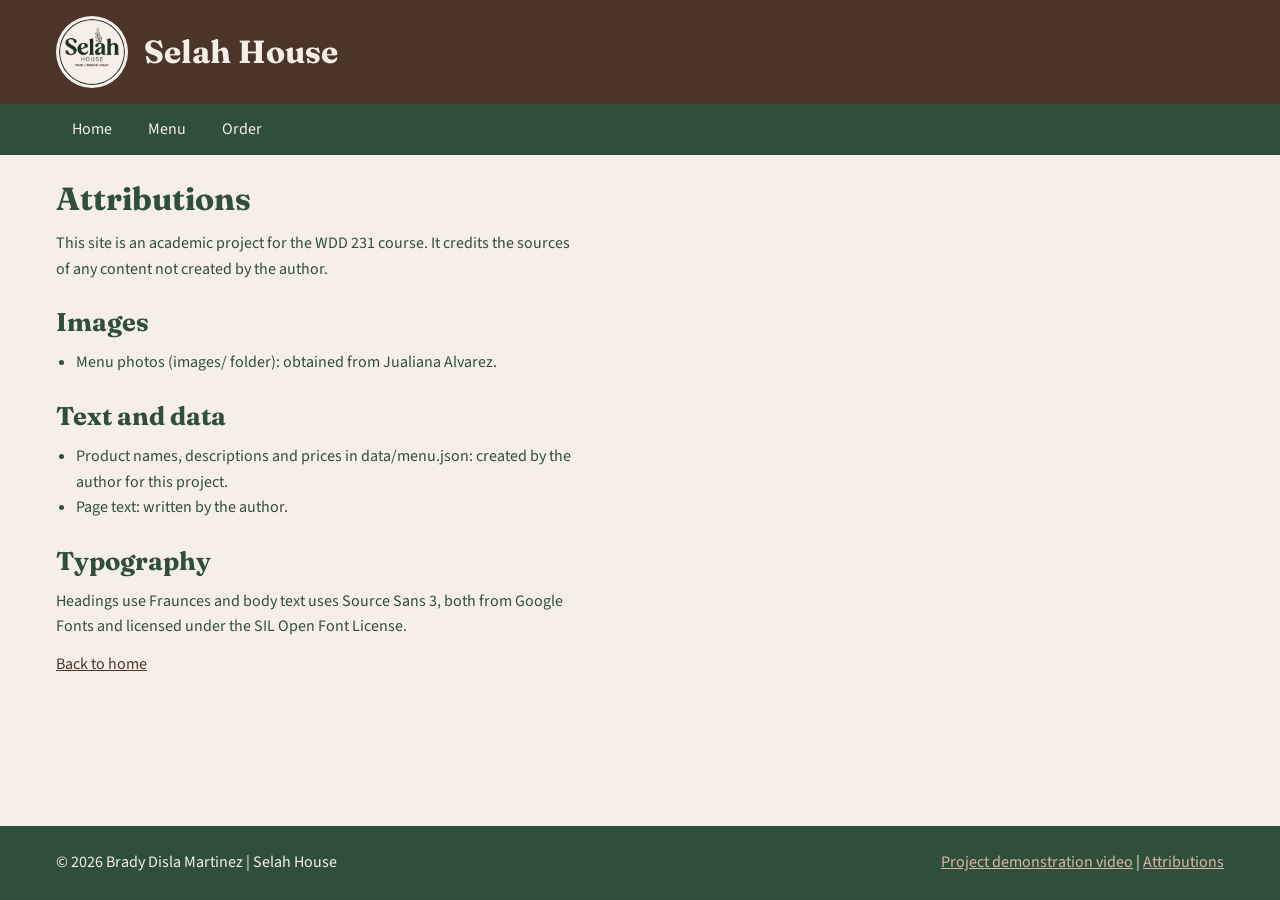
<file: project/attributions.html>
<!DOCTYPE html>
<html lang="en">
<head>
  <meta charset="UTF-8">
  <meta name="viewport" content="width=device-width, initial-scale=1.0">
  <title>Attributions | Selah House</title>
  <meta name="description" content="Sources for the images, text and resources used on the Selah House website.">
  <meta name="author" content="Brady Disla Martinez">

  <meta property="og:title" content="Attributions and Credits | Selah House Coffee Shop">
  <meta property="og:description" content="Sources for the images, text and resources used on the Selah House website.">
  <meta property="og:type" content="website">
  <meta property="og:site_name" content="Selah House">
  <meta property="og:locale" content="en_US">
  <meta property="og:image" content="https://bradydisla.github.io/wdd231/project/images/selah-house-logo.webp">
  <meta property="og:url" content="https://bradydisla.github.io/wdd231/project/attributions.html">

  <link rel="preconnect" href="https://fonts.googleapis.com">
  <link rel="preconnect" href="https://fonts.gstatic.com" crossorigin>
  <link href="https://fonts.googleapis.com/css2?family=Fraunces:wght@700&family=Source+Sans+3:wght@400;700&display=swap" rel="stylesheet">
  <link rel="icon" href="images/selah-house-monogram.webp" type="image/webp">
  <link rel="stylesheet" href="styles/base.css">
  <link rel="stylesheet" href="styles/large.css">
  <script type="module" src="scripts/attributions.mjs"></script>
</head>
<body>
  <header class="site-header">
    <div class="wrapper header-inner">
      <img class="logo" src="images/selah-house-logo.webp" alt="Selah House logo" width="72" height="72">
      <p class="site-name">Selah House</p>
    </div>
  </header>

  <nav class="site-nav" aria-label="Main">
    <div class="wrapper">
      <button id="menu-toggle" class="menu-toggle" type="button" aria-expanded="false" aria-controls="nav-list" aria-label="Navigation menu"><span aria-hidden="true">☰</span></button>
      <ul id="nav-list" class="nav-list">
        <li><a href="index.html">Home</a></li>
        <li><a href="menu.html">Menu</a></li>
        <li><a href="order.html">Order</a></li>
      </ul>
    </div>
  </nav>

  <main class="wrapper">
    <div class="text-block">
      <h1>Attributions</h1>
      <p>This site is an academic project for the WDD 231 course. It credits the sources of any content not created by the author.</p>

      <h2>Images</h2>
      <ul>
      
        <li>Menu photos (images/ folder): obtained from Jualiana Alvarez.</li>
      </ul>

      <h2>Text and data</h2>
      <ul>
        <li>Product names, descriptions and prices in data/menu.json: created by the author for this project.</li>
        <li>Page text: written by the author.</li>
      </ul>

      <h2>Typography</h2>
      <p>Headings use Fraunces and body text uses Source Sans 3, both from Google Fonts and licensed under the SIL Open Font License.</p>

      <p><a href="index.html">Back to home</a></p>
    </div>
  </main>

  <footer class="site-footer">
    <div class="wrapper footer-inner">
      <p>© <span id="current-year">2026</span> Brady Disla Martinez | Selah House</p>
      <p><a href="https://www.loom.com/share/3ccd0747d9ff43baa623762e0f51fded" target="_blank" rel="noopener">Project demonstration video</a> | <a href="attributions.html">Attributions</a></p>
    </div>
  </footer>
</body>
</html>
</file>
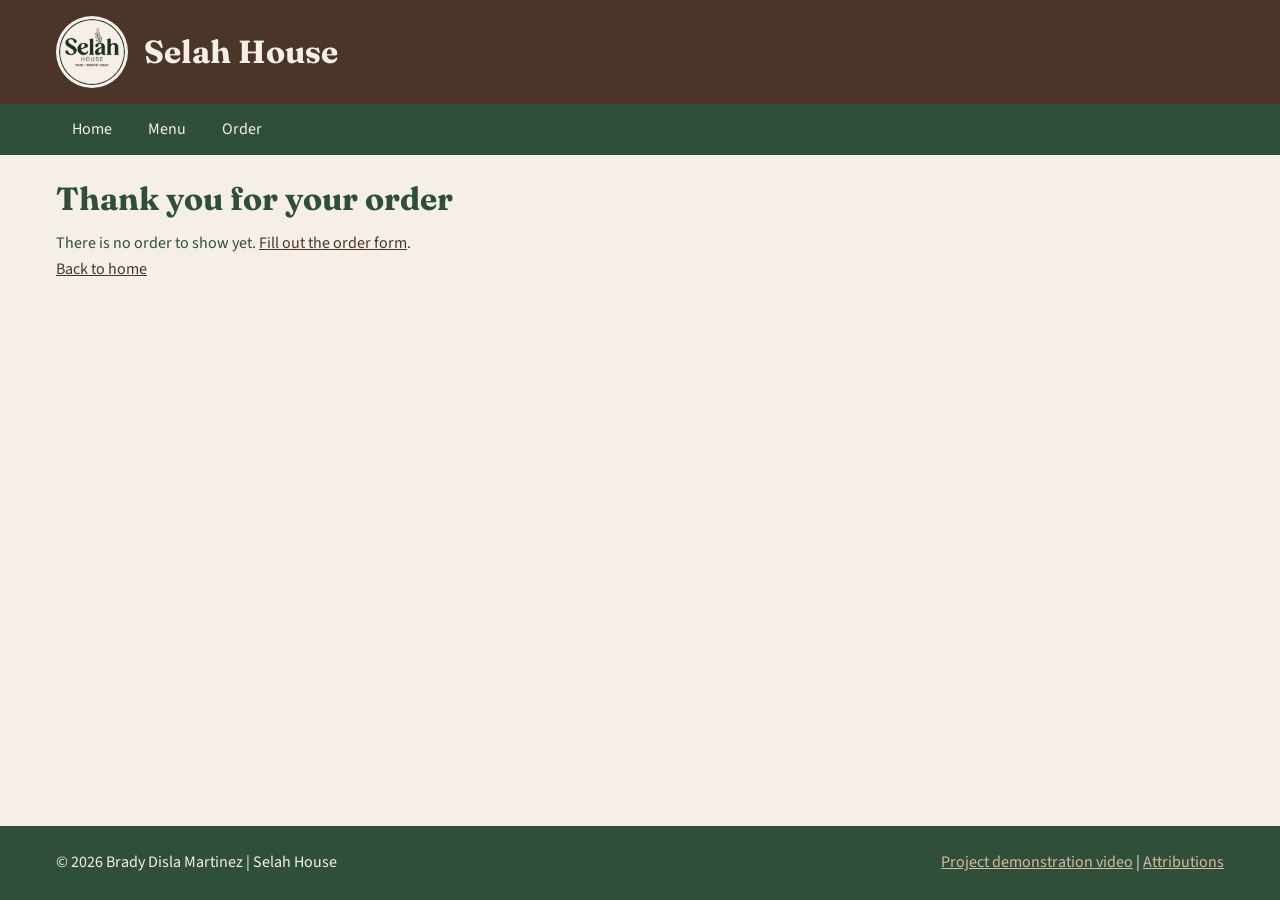
<file: project/form-thanks.html>
<!DOCTYPE html>
<html lang="en">
<head>
  <meta charset="UTF-8">
  <meta name="viewport" content="width=device-width, initial-scale=1.0">
  <title>Order Received | Selah House</title>
  <meta name="description" content="Summary of your pickup order at Selah House. Your drinks and food will be ready when you arrive.">
  <meta name="author" content="Brady Disla Martinez">

  <meta property="og:title" content="Order Received, Thank You | Selah House Coffee Shop">
  <meta property="og:description" content="Summary of your pickup order at Selah House. Your drinks and food will be ready when you arrive.">
  <meta property="og:type" content="website">
  <meta property="og:site_name" content="Selah House">
  <meta property="og:locale" content="en_US">
  <meta property="og:image" content="https://bradydisla.github.io/wdd231/project/images/selah-house-logo.webp">
  <meta property="og:url" content="https://bradydisla.github.io/wdd231/project/form-thanks.html">

  <link rel="preconnect" href="https://fonts.googleapis.com">
  <link rel="preconnect" href="https://fonts.gstatic.com" crossorigin>
  <link href="https://fonts.googleapis.com/css2?family=Fraunces:wght@700&family=Source+Sans+3:wght@400;700&display=swap" rel="stylesheet">
  <link rel="icon" href="images/selah-house-monogram.webp" type="image/webp">
  <link rel="stylesheet" href="styles/base.css">
  <link rel="stylesheet" href="styles/large.css">
  <script type="module" src="scripts/thanks.mjs"></script>
</head>
<body>
  <header class="site-header">
    <div class="wrapper header-inner">
      <img class="logo" src="images/selah-house-logo.webp" alt="Selah House logo" width="72" height="72">
      <p class="site-name">Selah House</p>
    </div>
  </header>

  <nav class="site-nav" aria-label="Main">
    <div class="wrapper">
      <button id="menu-toggle" class="menu-toggle" type="button" aria-expanded="false" aria-controls="nav-list" aria-label="Navigation menu"><span aria-hidden="true">☰</span></button>
      <ul id="nav-list" class="nav-list">
        <li><a href="index.html">Home</a></li>
        <li><a href="menu.html">Menu</a></li>
        <li><a href="order.html">Order</a></li>
      </ul>
    </div>
  </nav>

  <main class="wrapper">
    <h1>Thank you for your order</h1>
    <p id="thanks-text" class="text-block">We're getting everything ready for your arrival. Here is the information you sent:</p>

    <ul id="order-summary" class="summary-list"></ul>

    <p id="summary-empty" class="text-block" hidden>There is no order to show yet. <a href="order.html">Fill out the order form</a>.</p>

    <p><a href="index.html">Back to home</a></p>
  </main>

  <footer class="site-footer">
    <div class="wrapper footer-inner">
      <p>© <span id="current-year">2026</span> Brady Disla Martinez | Selah House</p>
      <p><a href="https://www.loom.com/share/3ccd0747d9ff43baa623762e0f51fded" target="_blank" rel="noopener">Project demonstration video</a> | <a href="attributions.html">Attributions</a></p>
    </div>
  </footer>
</body>
</html>
</file>
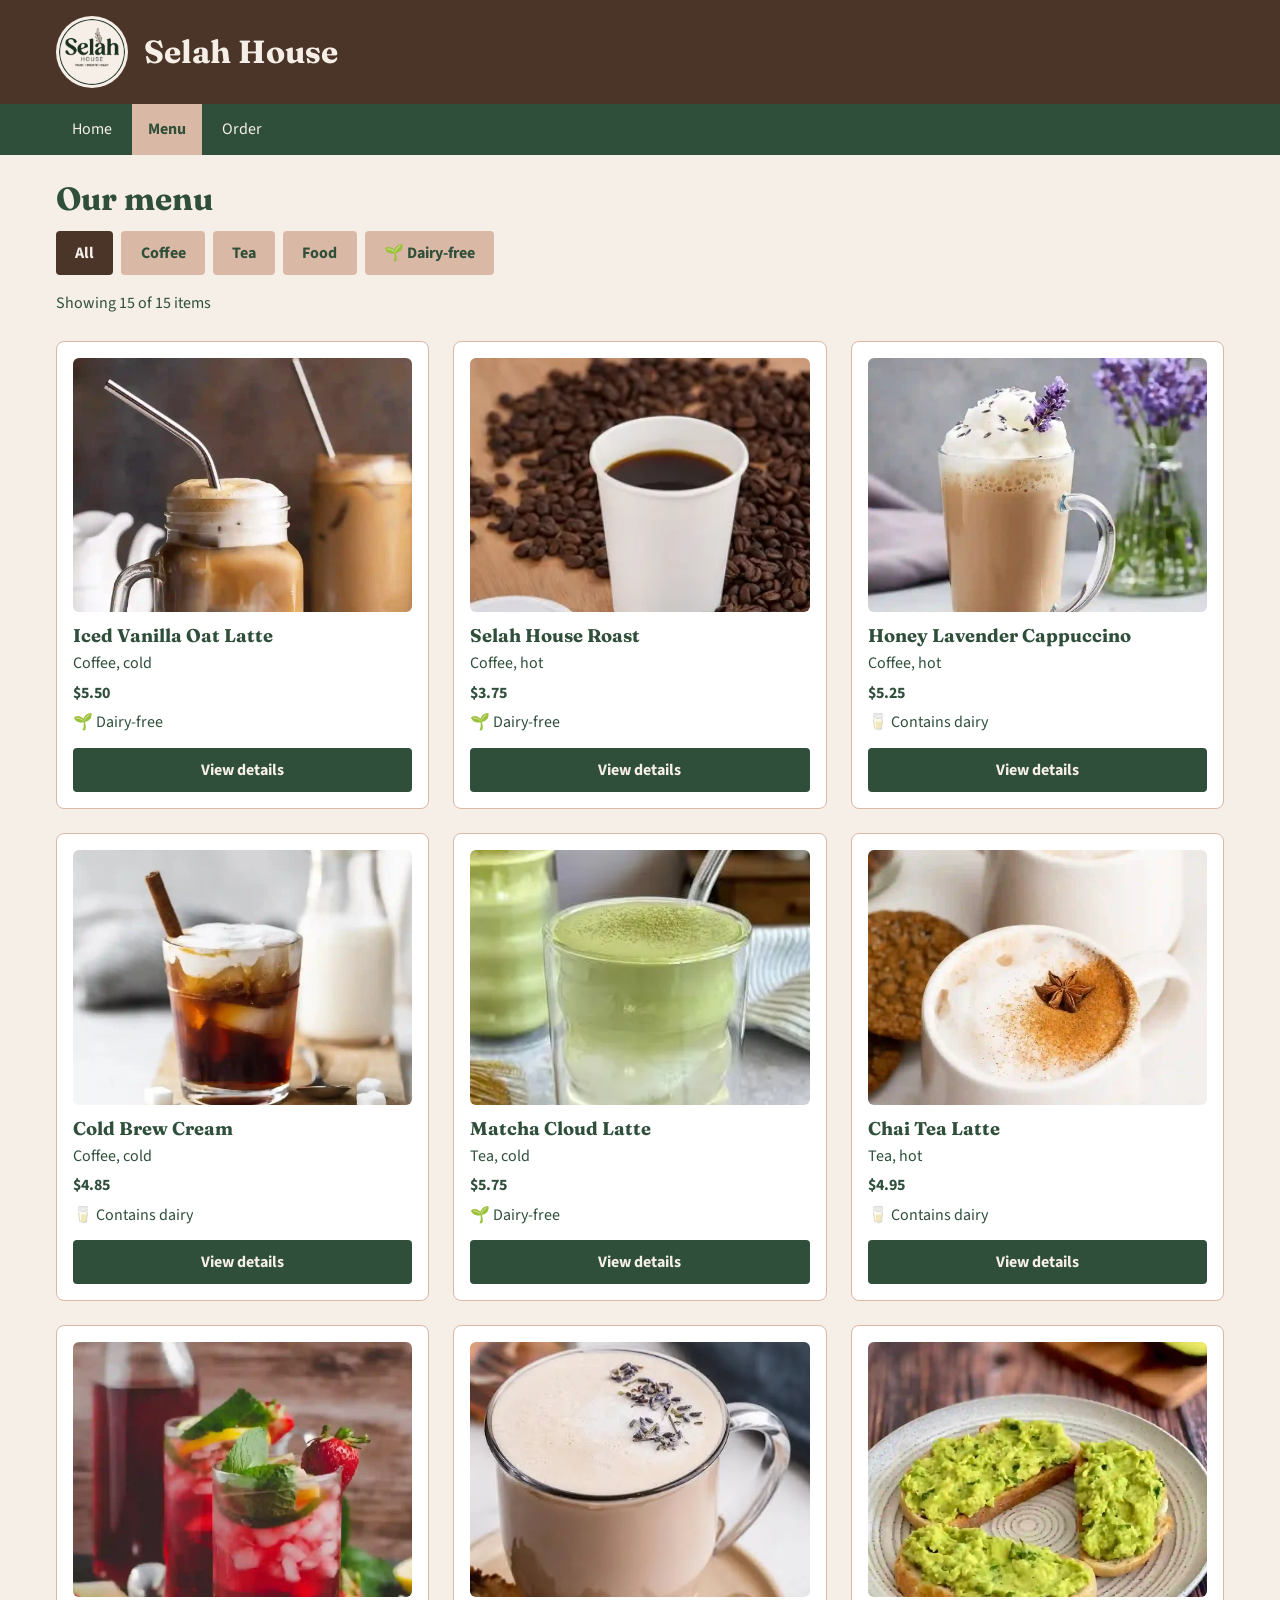
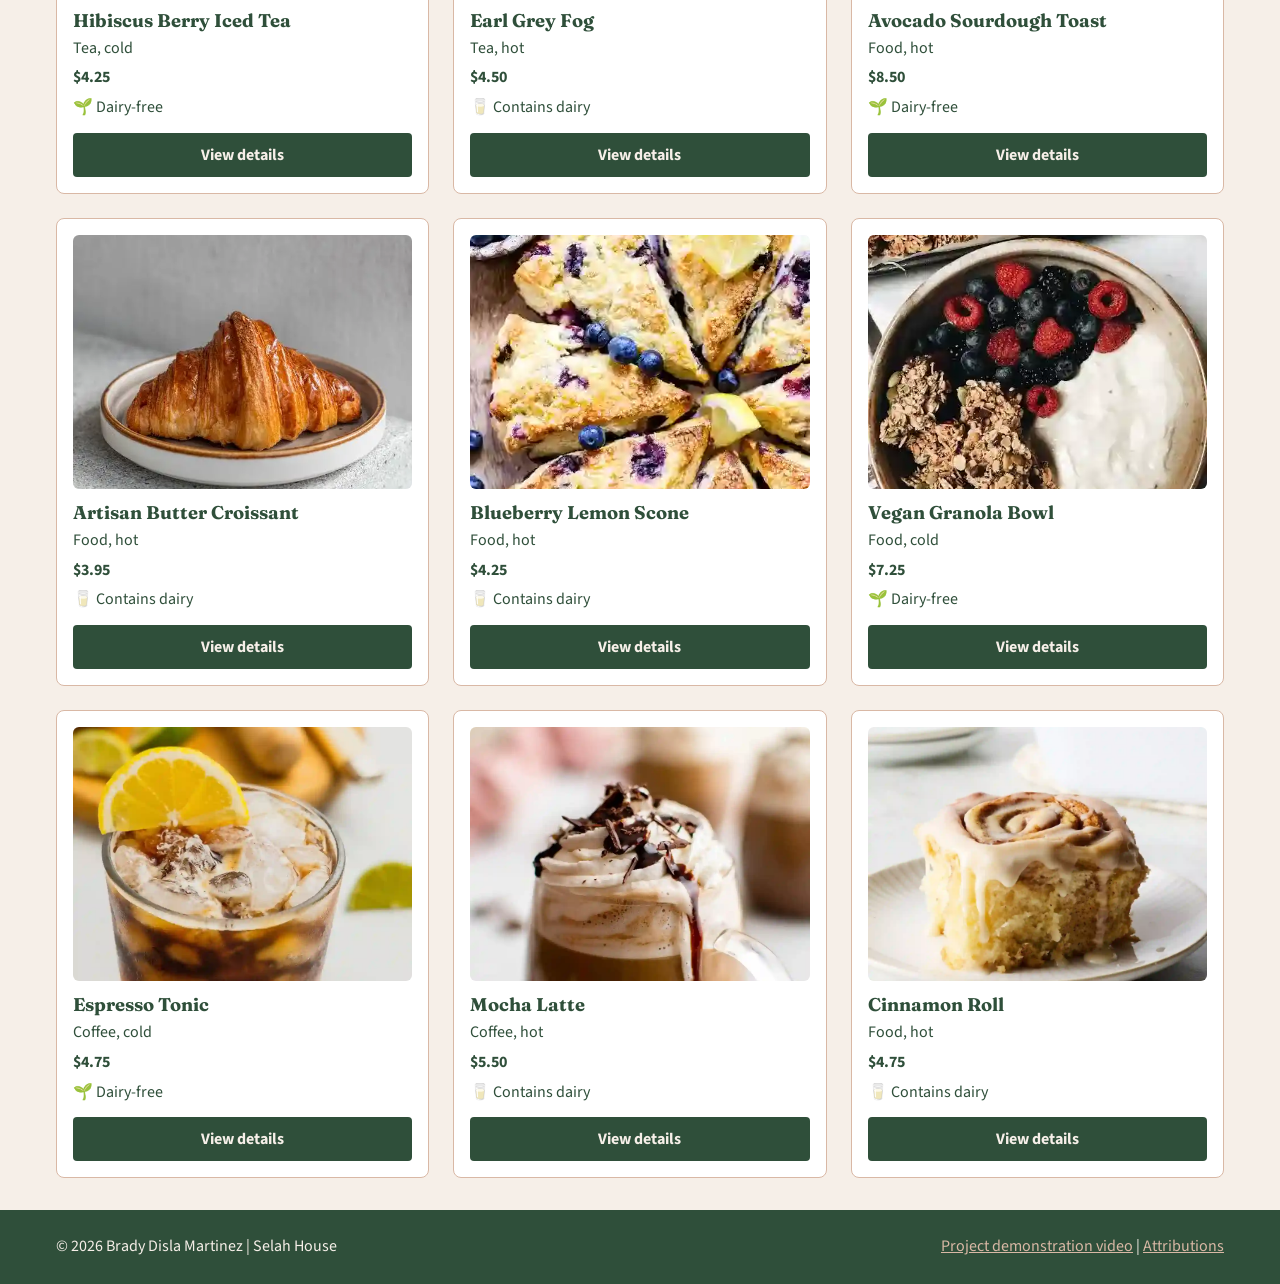
<file: project/menu.html>
<!DOCTYPE html>
<html lang="en">
<head>
  <meta charset="UTF-8">
  <meta name="viewport" content="width=device-width, initial-scale=1.0">
  <title>Coffee, Tea and Food Menu | Selah House</title>
  <meta name="description" content="Explore the full Selah House menu: coffee, tea and fresh-baked food. Filter by category or dairy-free options.">
  <meta name="author" content="Brady Disla Martinez">

  <meta property="og:title" content="Coffee, Tea and Fresh Food Menu | Selah House">
  <meta property="og:description" content="Coffee, tea and fresh-baked food with dairy-free options.">
  <meta property="og:type" content="website">
  <meta property="og:site_name" content="Selah House">
  <meta property="og:locale" content="en_US">
  <meta property="og:image" content="https://bradydisla.github.io/wdd231/project/images/selah-house-logo.webp">
  <meta property="og:url" content="https://bradydisla.github.io/wdd231/project/menu.html">

  <link rel="preconnect" href="https://fonts.googleapis.com">
  <link rel="preconnect" href="https://fonts.gstatic.com" crossorigin>
  <link href="https://fonts.googleapis.com/css2?family=Fraunces:wght@700&family=Source+Sans+3:wght@400;700&display=swap" rel="stylesheet">
  <link rel="icon" href="images/selah-house-monogram.webp" type="image/webp">
  <link rel="stylesheet" href="styles/base.css">
  <link rel="stylesheet" href="styles/large.css">
  <script type="module" src="scripts/menu.mjs"></script>
</head>
<body>
  <header class="site-header">
    <div class="wrapper header-inner">
      <img class="logo" src="images/selah-house-logo.webp" alt="Selah House logo" width="72" height="72">
      <p class="site-name">Selah House</p>
    </div>
  </header>

  <nav class="site-nav" aria-label="Main">
    <div class="wrapper">
      <button id="menu-toggle" class="menu-toggle" type="button" aria-expanded="false" aria-controls="nav-list" aria-label="Navigation menu"><span aria-hidden="true">☰</span></button>
      <ul id="nav-list" class="nav-list">
        <li><a href="index.html">Home</a></li>
        <li><a href="menu.html">Menu</a></li>
        <li><a href="order.html">Order</a></li>
      </ul>
    </div>
  </nav>

  <main class="wrapper">
    <h1>Our menu</h1>

    <div class="filters" role="group" aria-label="Filter the menu">
      <button type="button" class="button-filter" data-category="all" aria-pressed="false">All</button>
      <button type="button" class="button-filter" data-category="coffee" aria-pressed="false">Coffee</button>
      <button type="button" class="button-filter" data-category="tea" aria-pressed="false">Tea</button>
      <button type="button" class="button-filter" data-category="food" aria-pressed="false">Food</button>
      <button type="button" class="button-filter" data-category="dairy-free" aria-pressed="false">🌱 Dairy-free</button>
    </div>

    <p id="result-count" class="result-count" role="status"></p>

    <h2 class="offscreen">Menu items</h2>
    <div id="menu-cards" class="grid-cards"></div>

    <dialog id="item-modal">
      <div class="dialog-inner">
        <button type="button" id="close-modal" class="dialog-close" aria-label="Close details">✕</button>
        <div id="modal-content"></div>
      </div>
    </dialog>
  </main>

  <footer class="site-footer">
    <div class="wrapper footer-inner">
      <p>© <span id="current-year">2026</span> Brady Disla Martinez | Selah House</p>
      <p><a href="https://www.loom.com/share/3ccd0747d9ff43baa623762e0f51fded" target="_blank" rel="noopener">Project demonstration video</a> | <a href="attributions.html">Attributions</a></p>
    </div>
  </footer>
</body>
</html>
</file>
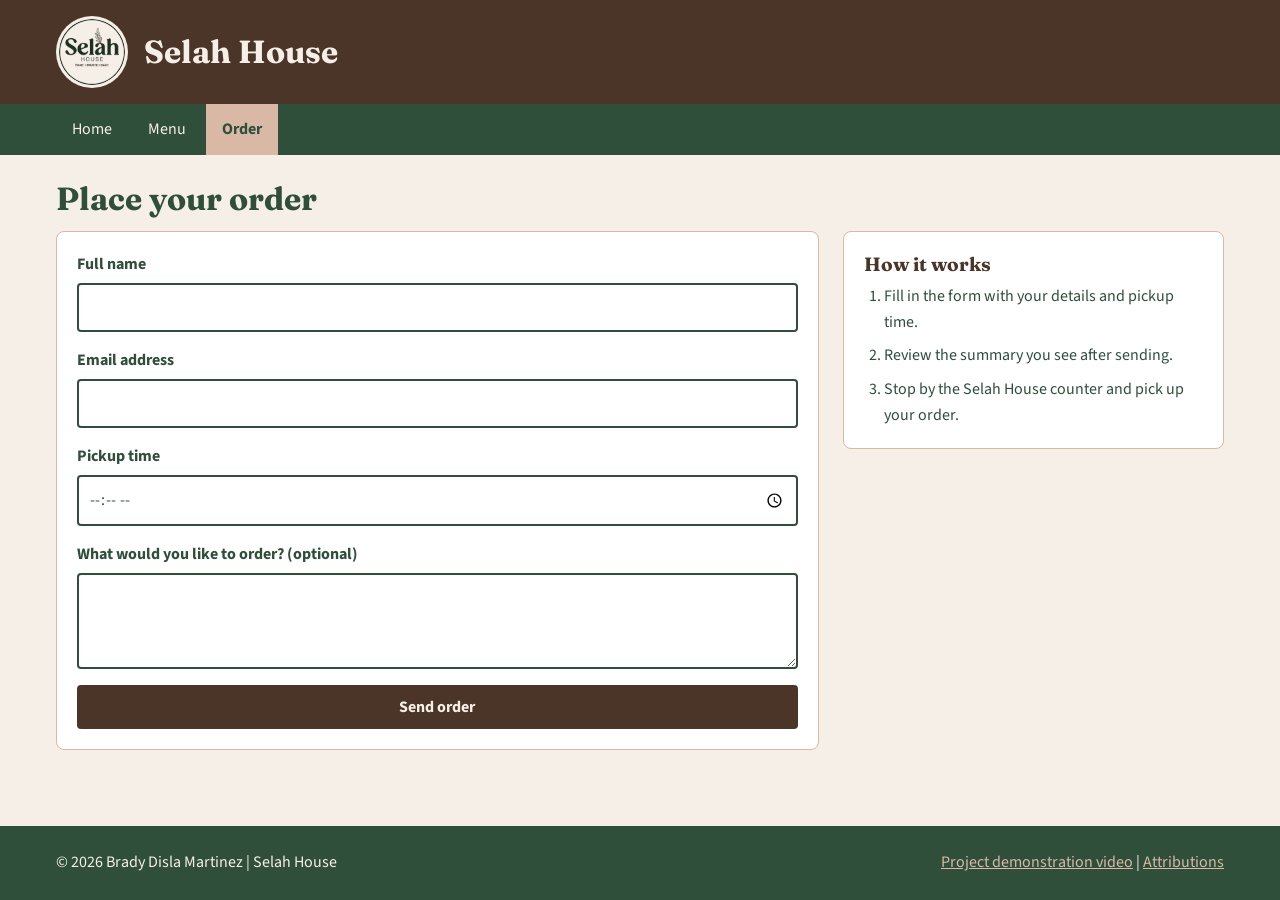
<file: project/order.html>
<!DOCTYPE html>
<html lang="en">
<head>
  <meta charset="UTF-8">
  <meta name="viewport" content="width=device-width, initial-scale=1.0">
  <title>Order Ahead | Selah House</title>
  <meta name="description" content="Order ahead and pick it up ready at the Selah House counter.">
  <meta name="author" content="Brady Disla Martinez">

  <meta property="og:title" content="Order Ahead for Pickup | Selah House Coffee Shop">
  <meta property="og:description" content="Order ahead and pick up your drinks and food ready at the Selah House counter.">
  <meta property="og:type" content="website">
  <meta property="og:site_name" content="Selah House">
  <meta property="og:locale" content="en_US">
  <meta property="og:image" content="https://bradydisla.github.io/wdd231/project/images/selah-house-logo.webp">
  <meta property="og:url" content="https://bradydisla.github.io/wdd231/project/order.html">

  <link rel="preconnect" href="https://fonts.googleapis.com">
  <link rel="preconnect" href="https://fonts.gstatic.com" crossorigin>
  <link href="https://fonts.googleapis.com/css2?family=Fraunces:wght@700&family=Source+Sans+3:wght@400;700&display=swap" rel="stylesheet">
  <link rel="icon" href="images/selah-house-monogram.webp" type="image/webp">
  <link rel="stylesheet" href="styles/base.css">
  <link rel="stylesheet" href="styles/large.css">
  <script type="module" src="scripts/order.mjs"></script>
</head>
<body>
  <header class="site-header">
    <div class="wrapper header-inner">
      <img class="logo" src="images/selah-house-logo.webp" alt="Selah House logo" width="72" height="72">
      <p class="site-name">Selah House</p>
    </div>
  </header>

  <nav class="site-nav" aria-label="Main">
    <div class="wrapper">
      <button id="menu-toggle" class="menu-toggle" type="button" aria-expanded="false" aria-controls="nav-list" aria-label="Navigation menu"><span aria-hidden="true">☰</span></button>
      <ul id="nav-list" class="nav-list">
        <li><a href="index.html">Home</a></li>
        <li><a href="menu.html">Menu</a></li>
        <li><a href="order.html">Order</a></li>
      </ul>
    </div>
  </nav>

  <main class="wrapper">
    <h1>Place your order</h1>

    <div class="order-layout">
      <form class="form" action="form-thanks.html" method="get">
        <div class="form-field">
          <label for="fname">Full name</label>
          <input type="text" id="fname" name="fname" autocomplete="name" required>
        </div>

        <div class="form-field">
          <label for="email">Email address</label>
          <input type="email" id="email" name="email" autocomplete="email" required>
        </div>

        <div class="form-field">
          <label for="pickup-time">Pickup time</label>
          <input type="time" id="pickup-time" name="pickupTime" required>
        </div>

        <div class="form-field">
          <label for="notes">What would you like to order? (optional)</label>
          <textarea id="notes" name="notes" maxlength="300"></textarea>
        </div>

        <button type="submit" class="button-primary">Send order</button>
      </form>

      <aside class="order-info" aria-labelledby="how-title">
        <h2 id="how-title">How it works</h2>
        <ol>
          <li>Fill in the form with your details and pickup time.</li>
          <li>Review the summary you see after sending.</li>
          <li>Stop by the Selah House counter and pick up your order.</li>
        </ol>
      </aside>
    </div>
  </main>

  <footer class="site-footer">
    <div class="wrapper footer-inner">
      <p>© <span id="current-year">2026</span> Brady Disla Martinez | Selah House</p>
      <p><a href="https://www.loom.com/share/3ccd0747d9ff43baa623762e0f51fded" target="_blank" rel="noopener">Project demonstration video</a> | <a href="attributions.html">Attributions</a></p>
    </div>
  </footer>
</body>
</html>
</file>
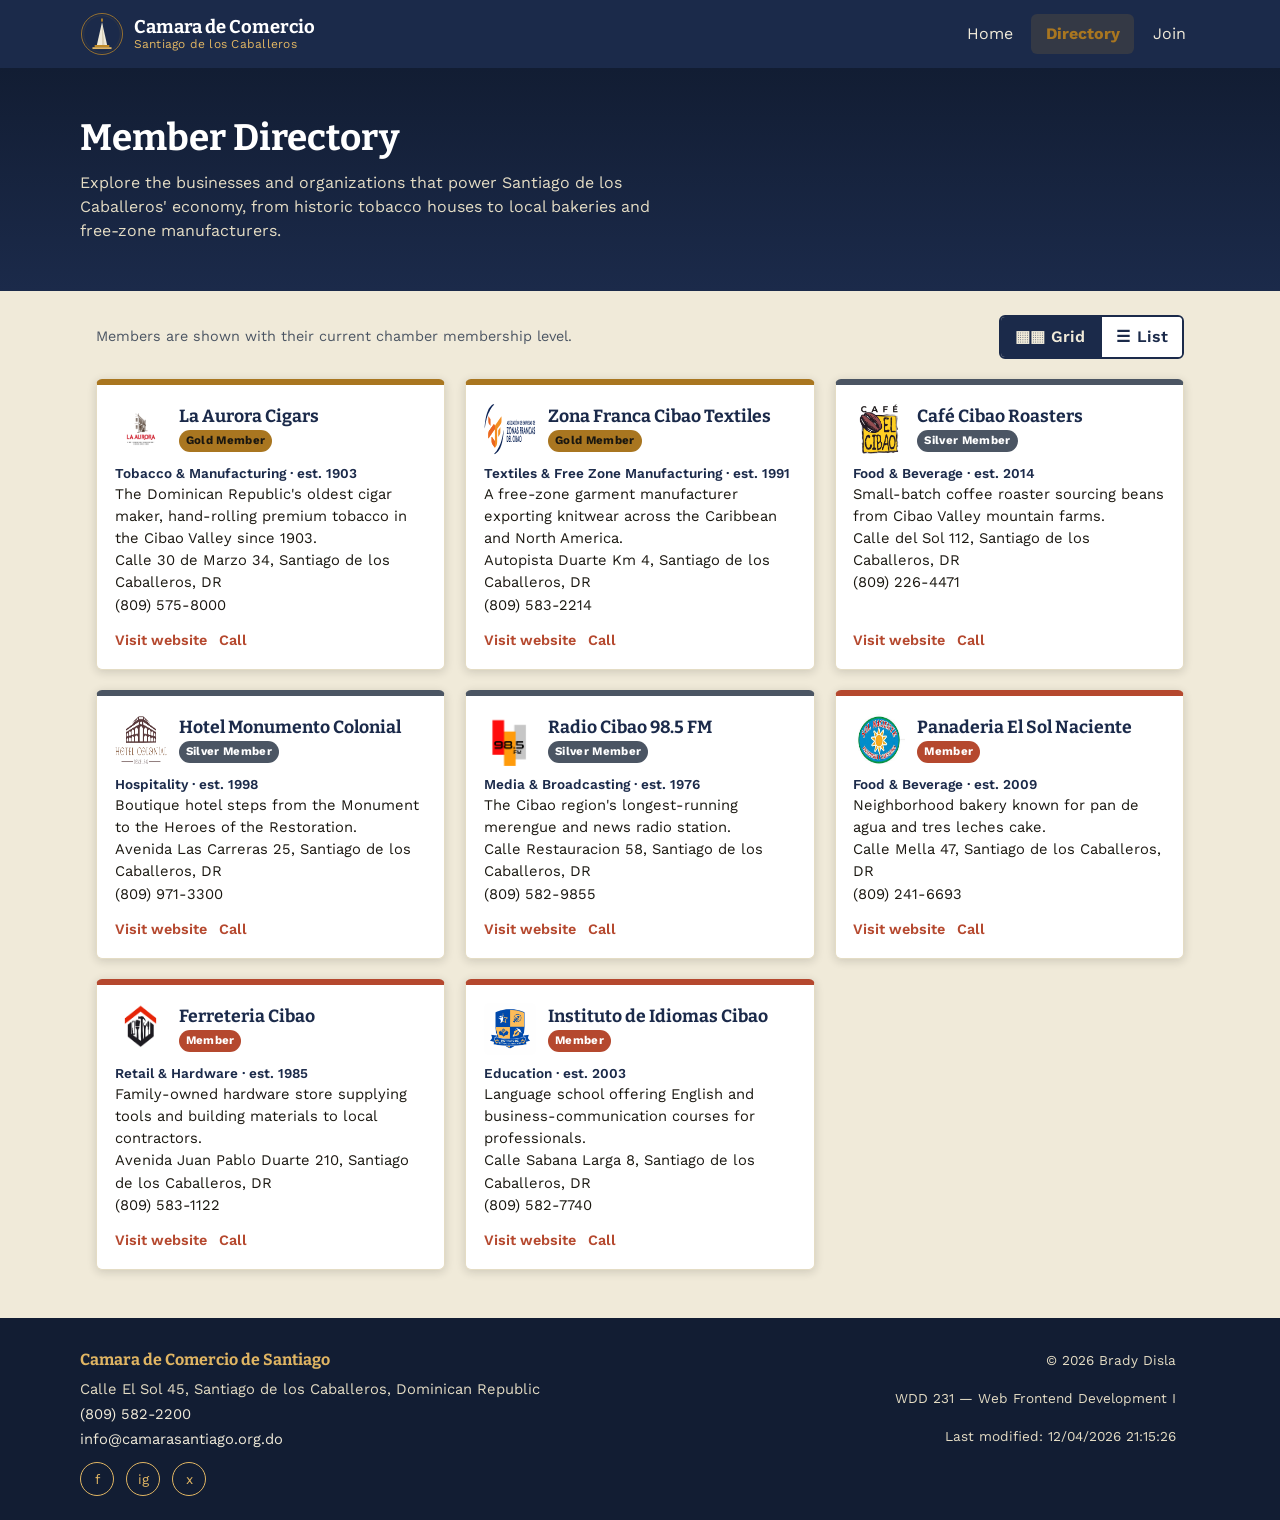
<file: wdd231/chamber/directory.html>
<!DOCTYPE html>
<html lang="en">
<head>
  <meta charset="UTF-8" />
  <meta name="viewport" content="width=device-width, initial-scale=1.0" />

  <title>Member Directory | Camara de Comercio de Santiago</title>
  <meta name="description" content="Browse member businesses of the Camara de Comercio de Santiago, the chamber of commerce serving Santiago de los Caballeros, Dominican Republic." />
  <meta name="author" content="Brady Disla" />

  <link rel="icon" type="image/svg+xml" href="images/favicon.svg" />

  <meta property="og:title" content="Member Directory | Camara de Comercio de Santiago" />
  <meta property="og:description" content="Browse member businesses of the Camara de Comercio de Santiago, the chamber of commerce serving Santiago de los Caballeros, Dominican Republic." />
  <meta property="og:image" content="https://www.example.com/chamber/images/og-image.svg" />
  <meta property="og:url" content="https://www.example.com/chamber/directory.html" />
  <meta property="og:type" content="website" />

  <link rel="preconnect" href="https://fonts.googleapis.com" />
  <link rel="preconnect" href="https://fonts.gstatic.com" crossorigin />
  <link href="https://fonts.googleapis.com/css2?family=Bitter:wght@500;700&family=Work+Sans:wght@400;500;600&display=swap" rel="stylesheet" />

  <link rel="stylesheet" href="styles/small.css" />
  <link rel="stylesheet" href="styles/larger.css" />

  <script src="scripts/chamber.js" defer></script>
</head>
<body>
  <a class="skip-link" href="#main">Skip to main content</a>

  <header class="site-header">
    <div class="header-flex">
      <a class="brand" href="index.html">
        <img src="images/chamber-logo.svg" alt="" width="44" height="44" />
        <span class="brand-text">
          <span class="brand-name">Camara de Comercio</span>
          <span class="brand-tag">Santiago de los Caballeros</span>
        </span>
      </a>

      <button class="nav-toggle" aria-expanded="false" aria-controls="primary-nav">
        <span class="visually-hidden">Menu</span>
        &#9776; Menu
      </button>

      <nav class="primary-nav" id="primary-nav">
        <ul>
          <li><a href="index.html">Home</a></li>
          <li><a href="directory.html" aria-current="page">Directory</a></li>
          <li><a href="join.html">Join</a></li>
        </ul>
      </nav>
    </div>
  </header>

  <section class="page-intro">
    <div class="page-intro-inner">
      <h1>Member Directory</h1>
      <p>Explore the businesses and organizations that power Santiago de los Caballeros' economy, from historic tobacco houses to local bakeries and free-zone manufacturers.</p>
    </div>
  </section>

  <main id="main">
    <div class="directory-controls">
      <p>Members are shown with their current chamber membership level.</p>
      <div class="view-toggle" role="group" aria-label="Directory view">
        <button id="grid-view" type="button" aria-pressed="true">
          <span aria-hidden="true">&#9638;&#9638;</span> Grid
        </button>
        <button id="list-view" type="button" aria-pressed="false">
          <span aria-hidden="true">&#9776;</span> List
        </button>
      </div>
    </div>

    <div id="members-display" class="grid">
      <p class="members-status">Loading member directory&hellip;</p>
    </div>
  </main>

  <footer class="site-footer">
    <div class="footer-flex">
      <div class="footer-contact">
        <h2>Camara de Comercio de Santiago</h2>
        <address>
          Calle El Sol 45, Santiago de los Caballeros, Dominican Republic<br />
          <a href="tel:+18095822200">(809) 582-2200</a><br />
          <a href="mailto:info@camarasantiago.org.do">info@camarasantiago.org.do</a>
        </address>
        <ul class="social-links">
          <li><a href="https://facebook.com" target="_blank" rel="noopener" aria-label="Facebook">f</a></li>
          <li><a href="https://instagram.com" target="_blank" rel="noopener" aria-label="Instagram">ig</a></li>
          <li><a href="https://x.com" target="_blank" rel="noopener" aria-label="X">x</a></li>
        </ul>
      </div>

      <div class="footer-meta">
        <p>&copy; <span id="year"></span> Brady Disla</p>
        <p>WDD 231 &mdash; Web Frontend Development I</p>
        <p>Last modified: <span id="last-modified"></span></p>
      </div>
    </div>
  </footer>
</body>
</html>
</file>
<file: styles/small.css>
:root {
  --color-primary: #0f4c5c;
  --color-secondary: #a84c0f;
  --color-accent: #9bc53d;
  --color-light: #f7f7f2;
  --color-dark: #16302b;
  --color-white: #ffffff;
  --font-heading: 'Poppins', sans-serif;
  --font-body: 'Poppins', sans-serif;
}

* {
  box-sizing: border-box;
  margin: 0;
  padding: 0;
}

body {
  font-family: var(--font-body);
  color: var(--color-dark);
  background-color: var(--color-light);
  line-height: 1.6;
}

h1, h2, .site-name {
  font-family: var(--font-heading);
}

button {
  font-family: inherit;
}

img {
  max-width: 100%;
  display: block;
}

a {
  text-decoration: none;
  color: inherit;
}

/* Skip link for accessibility */
.skip-link {
  position: absolute;
  left: -9999px;
  top: 0;
  background-color: var(--color-secondary);
  color: var(--color-white);
  padding: 0.75rem 1rem;
  z-index: 100;
}

.skip-link:focus {
  left: 0;
}

/* HEADER */
header {
  display: flex;
  justify-content: space-between;
  align-items: center;
  flex-wrap: wrap;
  background-color: var(--color-dark);
  color: var(--color-white);
  padding: 0.75rem 1rem;
  position: relative;
}

.branding {
  display: flex;
  align-items: center;
  gap: 0.5rem;
}

.logo {
  width: 40px;
  height: 40px;
}

.site-name {
  font-size: 1.2rem;
  font-weight: 700;
  color: var(--color-white);
}

/* Hamburger button */
#menu-btn {
  background: none;
  border: none;
  cursor: pointer;
  padding: 0.5rem;
  z-index: 10;
}

.hamburger,
.hamburger::before,
.hamburger::after {
  display: block;
  background-color: var(--color-white);
  height: 3px;
  width: 26px;
  border-radius: 2px;
  position: relative;
  transition: all 0.2s ease-in-out;
}

.hamburger::before,
.hamburger::after {
  content: '';
  position: absolute;
}

.hamburger::before { top: -8px; }
.hamburger::after { top: 8px; }

/* Nav (closed by default on small screens) */
nav {
  display: none;
  width: 100%;
  order: 3;
}

nav.open {
  display: block;
}

nav ul {
  list-style: none;
  display: flex;
  flex-direction: column;
  gap: 0.5rem;
  text-align: center;
  margin-top: 0.75rem;
}

nav a {
  display: block;
  padding: 0.6rem 1rem;
  color: var(--color-white);
  font-weight: 500;
  border-radius: 999px;
  background-color: #263e39;
  transition: background-color 0.2s ease, color 0.2s ease;
}

nav a:hover {
  background-color: var(--color-secondary);
}

nav a.active {
  background-color: var(--color-accent);
  color: var(--color-dark);
  font-weight: 700;
}

/* MAIN */
main {
  padding: 1.5rem 1rem;
  max-width: 1100px;
  margin: 0 auto;
}

main h1 {
  font-size: 1.8rem;
  color: var(--color-primary);
  text-align: center;
  margin-bottom: 1.5rem;
}

/* Card component: dark header bar + padded body */
.card {
  background-color: var(--color-white);
  border-radius: 10px;
  overflow: hidden;
  box-shadow: 0 2px 8px rgba(0,0,0,0.08);
  margin-bottom: 1.5rem;
}

.card-header {
  background-color: var(--color-dark);
  color: var(--color-white);
  font-family: var(--font-heading);
  font-weight: 700;
  font-size: 1.1rem;
  text-align: center;
  padding: 0.85rem 1rem;
  margin: 0;
}

.card-body {
  padding: 1.25rem;
}

.card-divider {
  border: none;
  border-top: 2px solid var(--color-accent);
  margin: 1rem 0;
}

/* About Me: text + small photo side by side */
.about-top {
  display: flex;
  gap: 1rem;
  align-items: flex-start;
  flex-wrap: wrap;
}

.about-text {
  flex: 1;
  min-width: 180px;
}

.about-text p {
  margin-bottom: 0.75rem;
  font-size: 0.95rem;
}

.photo-frame {
  background-color: #e2e2dc;
  border: 2px dashed #b8b8b0;
  border-radius: 8px;
  overflow: hidden;
  display: flex;
  align-items: center;
  justify-content: center;
  flex-shrink: 0;
}

.photo-frame.small {
  width: 110px;
  height: 110px;
}

.profile-photo {
  width: 100%;
  height: 100%;
  object-fit: cover;
}

/* Flag fact block */
.flag-fact {
  display: flex;
  flex-direction: column;
  gap: 1rem;
  align-items: center;
  text-align: center;
}

.flag-figure {
  margin: 0;
}

.flag-frame {
  width: 160px;
  height: 100px;
  background-color: #e2e2dc;
  border: 2px dashed #b8b8b0;
  border-radius: 6px;
  overflow: hidden;
  display: flex;
  align-items: center;
  justify-content: center;
}

.flag-photo {
  width: 100%;
  height: 100%;
  object-fit: cover;
}

.flag-figure figcaption {
  font-size: 0.75rem;
  font-style: italic;
  color: var(--color-dark);
  margin-top: 0.4rem;
}

.flag-fact p {
  font-size: 0.9rem;
}

/* Career Interests section */
.career-card .card-body p {
  margin-bottom: 0.75rem;
  font-size: 0.95rem;
}

.career-card .card-body p:last-child {
  margin-bottom: 0;
}

/* Progress bar */
.progress-wrap {
  display: flex;
  align-items: center;
  gap: 0.75rem;
  margin-bottom: 1rem;
}

.progress-track {
  flex: 1;
  height: 10px;
  background-color: #e2e2dc;
  border-radius: 999px;
  overflow: hidden;
}

.progress-fill {
  height: 100%;
  width: 0%;
  background-color: var(--color-accent);
  border-radius: 999px;
  transition: width 0.4s ease;
}

.progress-percent {
  font-size: 0.85rem;
  font-weight: 600;
  color: var(--color-primary);
  min-width: 2.5rem;
  text-align: right;
}

/* Filter buttons */
.filter-buttons {
  display: flex;
  gap: 0.5rem;
  margin-bottom: 1.25rem;
  flex-wrap: wrap;
}

.filter-btn {
  background-color: var(--color-white);
  border: 2px solid var(--color-primary);
  color: var(--color-primary);
  padding: 0.4rem 1rem;
  border-radius: 999px;
  cursor: pointer;
  font-family: var(--font-body);
  font-weight: 500;
  transition: background-color 0.2s ease, color 0.2s ease;
}

.filter-btn:hover,
.filter-btn.active {
  background-color: var(--color-primary);
  color: var(--color-white);
}

/* Course circles */
.course-circles {
  display: flex;
  flex-wrap: wrap;
  gap: 1rem;
  justify-content: center;
}

.course-circle {
  width: 84px;
  height: 84px;
  border-radius: 50%;
  display: flex;
  flex-direction: column;
  align-items: center;
  justify-content: center;
  text-align: center;
  color: var(--color-white);
  background-color: var(--color-primary);
  font-family: var(--font-heading);
  padding: 0.25rem;
}

.course-circle.completed {
  background-color: var(--color-accent);
  color: var(--color-dark);
}

.course-circle .code {
  font-size: 0.75rem;
  font-weight: 700;
}

.course-circle .status {
  font-size: 0.55rem;
  font-weight: 500;
  margin-top: 0.15rem;
}

.credits-total {
  margin-top: 1rem;
  font-weight: 600;
  color: var(--color-secondary);
  text-align: right;
}

/* FOOTER */
footer {
  background-color: var(--color-dark);
  color: var(--color-white);
  text-align: center;
  padding: 1.5rem 1rem;
}

.social-links {
  display: flex;
  justify-content: center;
  gap: 1rem;
  margin-bottom: 1rem;
}

.social-links a {
  color: var(--color-white);
  transition: color 0.2s ease;
}

.social-links a:hover {
  color: var(--color-accent);
}

footer p {
  font-size: 0.85rem;
  margin-top: 0.25rem;
}

footer p:last-child {
  color: var(--color-accent);
}
</file>
<file: styles/larger.css>
@media screen and (min-width: 700px) {

  header {
    flex-wrap: nowrap;
  }

  #menu-btn {
    display: none;
  }

  nav {
    display: block;
    width: auto;
    order: 2;
  }

  nav ul {
    flex-direction: row;
    text-align: left;
    margin-top: 0;
  }

  .photo-frame.small {
    width: 140px;
    height: 140px;
  }

  .flag-fact {
    flex-direction: row;
    text-align: left;
  }

  .flag-fact p {
    text-align: left;
  }

  main {
    padding: 2rem 1rem;
  }
}

@media screen and (min-width: 1000px) {
  .course-circles {
    gap: 1.5rem;
  }
}
</file>
<file: chamber/styles/small.css>
/* =========================================================
   Cámara de Comercio de Santiago — base / mobile-first styles
   ========================================================= */

/* ---- minimal reset (replaces normalize.css) ---- */
*,
*::before,
*::after {
  box-sizing: border-box;
}

html,
body,
h1,
h2,
h3,
h4,
p,
ul,
ol,
figure {
  margin: 0;
  padding: 0;
}

ul,
ol {
  list-style: none;
}

img {
  max-width: 100%;
  display: block;
}

a {
  color: inherit;
  text-decoration: none;
}

button {
  font: inherit;
  cursor: pointer;
}

html {
  line-height: 1.15;
  -webkit-text-size-adjust: 100%;
  scroll-behavior: smooth;
}

:root {
  --color-navy: #1b2a4a;
  --color-navy-dark: #121d33;
  --color-navy-highlight: #343845;
  --color-gold: #a97620;
  --color-gold-light: #e0b563;
  --color-terracotta: #b5482e;
  --color-cream: #f0ead9;
  --color-cream-dark: #e4dcc4;
  --color-ink: #1a1710;
  --color-slate: #4b5563;
  --color-white: #ffffff;
  --color-black: #000000;

  --font-display: "Bitter", Georgia, "Times New Roman", serif;
  --font-body: "Work Sans", "Trebuchet MS", sans-serif;

  --content-width: 1120px;
  --radius: 6px;
  --shadow: 0 2px 10px rgba(26, 23, 16, 0.16);
}

/* -------------------- base -------------------- */

body {
  font-family: var(--font-body);
  color: var(--color-ink);
  background-color: var(--color-cream);
  line-height: 1.5;
}

h1,
h2,
h3,
h4 {
  font-family: var(--font-display);
  line-height: 1.2;
  margin-bottom: 0.5em;
  color: var(--color-navy);
}

p {
  margin-bottom: 1em;
  max-width: 62ch;
}

a:hover,
a:focus {
  text-decoration: underline;
}

a:focus-visible,
button:focus-visible {
  outline: 3px solid var(--color-gold);
  outline-offset: 2px;
}

.visually-hidden {
  position: absolute;
  width: 1px;
  height: 1px;
  padding: 0;
  margin: -1px;
  overflow: hidden;
  clip: rect(0, 0, 0, 0);
  white-space: nowrap;
  border: 0;
}

.skip-link {
  position: absolute;
  left: -9999px;
  top: 0;
  background: var(--color-gold-light);
  color: var(--color-navy-dark);
  padding: 0.6em 1em;
  z-index: 100;
  font-weight: 700;
}

.skip-link:focus {
  left: 0.5em;
  top: 0.5em;
}

/* -------------------- header -------------------- */

.site-header {
  background-color: var(--color-navy);
  color: var(--color-cream);
  padding: 0.75em 0;
}

.header-flex {
  max-width: var(--content-width);
  margin: 0 auto;
  padding: 0 1em;
  display: flex;
  align-items: center;
  justify-content: space-between;
  flex-wrap: wrap;
  gap: 0.5em;
}

.brand {
  display: flex;
  align-items: center;
  gap: 0.6em;
}

.brand img {
  width: 44px;
  height: 44px;
}

.brand-text {
  display: flex;
  flex-direction: column;
  line-height: 1.15;
}

.brand-name {
  font-family: var(--font-display);
  font-weight: 700;
  font-size: 1.15rem;
  color: var(--color-white);
}

.brand-tag {
  font-size: 0.75rem;
  letter-spacing: 0.02em;
  color: var(--color-gold-light);
}

.nav-toggle {
  background: transparent;
  border: 2px solid var(--color-gold);
  border-radius: var(--radius);
  color: var(--color-cream);
  font-size: 0.95rem;
  padding: 0.4em 0.7em;
}

.primary-nav {
  display: none;
  width: 100%;
  order: 3;
}

.primary-nav.open {
  display: block;
}

.primary-nav ul {
  margin-top: 0.75em;
  display: flex;
  flex-direction: column;
  border-top: 1px solid rgba(240, 234, 217, 0.25);
}

.primary-nav a {
  display: block;
  color: var(--color-cream);
  padding: 0.75em 0.25em;
  border-bottom: 1px solid rgba(240, 234, 217, 0.12);
}

.primary-nav a:hover,
.primary-nav a:focus {
  color: var(--color-gold-light);
  text-decoration: none;
}

.primary-nav a[aria-current="page"] {
  color: var(--color-gold-light);
  font-weight: 700;
}

/* -------------------- hero (directory-style page intro) -------------------- */

.page-intro {
  background-color: var(--color-navy-dark);
  background-image: linear-gradient(180deg, var(--color-navy-dark), var(--color-navy));
  color: var(--color-cream);
  padding: 2em 1em 1.5em;
}

.page-intro-inner {
  max-width: var(--content-width);
  margin: 0 auto;
}

.page-intro h1 {
  color: var(--color-white);
  font-size: 1.9rem;
  margin-bottom: 0.3em;
}

.page-intro p {
  color: var(--color-cream-dark);
  max-width: 60ch;
}

/* -------------------- main / directory -------------------- */

.directory-wrapper {
  max-width: var(--content-width);
  margin: 0 auto;
  padding: 1.5em 1em 3em;
}

.directory-controls {
  display: flex;
  align-items: center;
  justify-content: space-between;
  flex-wrap: wrap;
  gap: 0.75em;
  margin-bottom: 1.25em;
}

.directory-controls p {
  margin: 0;
  font-size: 0.9rem;
  color: var(--color-slate);
}

.view-toggle {
  display: inline-flex;
  border: 2px solid var(--color-navy);
  border-radius: var(--radius);
  overflow: hidden;
}

.view-toggle button {
  background: var(--color-white);
  border: none;
  color: var(--color-navy);
  font-family: var(--font-body);
  font-weight: 600;
  padding: 0.5em 0.9em;
  display: flex;
  align-items: center;
  gap: 0.4em;
}

.view-toggle button + button {
  border-left: 2px solid var(--color-navy);
}

.view-toggle button[aria-pressed="true"] {
  background: var(--color-navy);
  color: var(--color-cream);
}

.members-status {
  padding: 2em 1em;
  text-align: center;
  color: var(--color-slate);
  font-style: italic;
}

/* grid view (shared by the directory page and the home page spotlights) */

#members-display.grid {
  display: grid;
  grid-template-columns: 1fr;
  gap: 1.25em;
}

.card {
  background: var(--color-white);
  border: 1px solid var(--color-cream-dark);
  border-top: 6px solid var(--color-slate);
  border-radius: var(--radius);
  box-shadow: var(--shadow);
  padding: 1.1em;
  display: flex;
  flex-direction: column;
  gap: 0.5em;
}

.card[data-level="3"] {
  border-top-color: var(--color-gold);
}

.card[data-level="2"] {
  border-top-color: var(--color-slate);
}

.card[data-level="1"] {
  border-top-color: var(--color-terracotta);
}

.card-top {
  display: flex;
  align-items: center;
  gap: 0.75em;
}

.card-top img {
  width: 52px;
  height: 52px;
  border-radius: var(--radius);
  flex-shrink: 0;
  object-fit: contain;
}

.card-top h2,
.card-top h3 {
  font-size: 1.1rem;
  margin: 0;
}

.badge {
  display: inline-block;
  align-self: flex-start;
  font-size: 0.72rem;
  font-weight: 700;
  letter-spacing: 0.03em;
  padding: 0.2em 0.6em;
  border-radius: 999px;
  color: var(--color-white);
  background: var(--color-slate);
}

.badge[data-level="3"] {
  background: var(--color-gold);
  color: var(--color-black);
}

.badge[data-level="2"] {
  background: var(--color-slate);
}

.badge[data-level="1"] {
  background: var(--color-terracotta);
}

.card p {
  margin: 0;
  font-size: 0.92rem;
}

.card .category {
  color: var(--color-navy);
  font-weight: 600;
  font-size: 0.85rem;
}

.card-actions {
  margin-top: auto;
  display: flex;
  gap: 0.75em;
  flex-wrap: wrap;
  padding-top: 0.4em;
}

.card-actions a {
  font-weight: 600;
  font-size: 0.9rem;
  color: var(--color-terracotta);
}

/* list view */

#members-display.list {
  display: flex;
  flex-direction: column;
  gap: 0.9em;
}

#members-display.list .card {
  flex-direction: row;
  align-items: center;
  border-top: 1px solid var(--color-cream-dark);
  border-left: 6px solid var(--color-slate);
  gap: 1em;
}

#members-display.list .card[data-level="3"] {
  border-left-color: var(--color-gold);
}

#members-display.list .card[data-level="2"] {
  border-left-color: var(--color-slate);
}

#members-display.list .card[data-level="1"] {
  border-left-color: var(--color-terracotta);
}

#members-display.list .card-top {
  flex: 1 1 auto;
}

#members-display.list .card-top img {
  display: none;
}

#members-display.list .card-body {
  display: none;
}

#members-display.list .card-actions {
  margin-top: 0;
}

/* -------------------- hero (home page) -------------------- */

.hero {
  position: relative;
  min-height: 260px;
  display: flex;
  flex-direction: column;
  justify-content: flex-end;
  overflow: hidden;
}

.hero-img {
  position: absolute;
  inset: 0;
  z-index: -1;
  width: 100%;
  height: 100%;
  object-fit: cover;
}

.hero-overlay {
  padding-block: 1.25em;
  padding-inline: max(1em, calc((100% - var(--content-width)) / 2 + 1em));
}

.hero-caption {
  align-self: flex-start;
  max-width: 46ch;
  background-color: var(--color-navy-dark);
  border-radius: var(--radius);
  box-shadow: var(--shadow);
  padding: 1em 1.25em;
  display: flex;
  flex-direction: column;
  gap: 0.5em;
}

.hero-caption h1 {
  color: var(--color-white);
  font-size: clamp(1.25rem, 4vw + 0.5rem, 1.6rem);
  margin-bottom: 0.2em;
}

.hero-caption p {
  color: var(--color-cream-dark);
  margin-bottom: 0.75em;
}

.cta-button {
  align-self: flex-start;
  background: var(--color-gold);
  color: var(--color-black);
  font-weight: 700;
  padding: 0.65em 1.3em;
  border-radius: var(--radius);
  box-shadow: var(--shadow);
}

.cta-button:hover,
.cta-button:focus {
  background: var(--color-gold-light);
  text-decoration: none;
}

/* -------------------- home highlights: events + weather -------------------- */

.home-highlights {
  max-width: var(--content-width);
  margin: 0 auto;
  padding: 2em 1em;
  display: flex;
  flex-direction: column;
  gap: 2em;
}

.highlight-col h2 {
  font-size: 1.3rem;
}

.events-list {
  display: flex;
  flex-direction: column;
  gap: 0.9em;
}

.event-card {
  background: var(--color-white);
  border: 1px solid var(--color-cream-dark);
  border-left: 6px solid var(--color-terracotta);
  border-radius: var(--radius);
  box-shadow: var(--shadow);
  padding: 0.9em 1em;
}

.event-date {
  color: var(--color-terracotta);
  font-weight: 700;
  font-size: 0.8rem;
  text-transform: uppercase;
  letter-spacing: 0.03em;
  margin-bottom: 0.2em;
}

.event-card h3 {
  font-size: 1.02rem;
  margin-bottom: 0.2em;
}

.event-card p:last-child {
  font-size: 0.9rem;
  color: var(--color-slate);
  margin-bottom: 0;
}

.weather-card {
  background: var(--color-white);
  border: 1px solid var(--color-cream-dark);
  border-radius: var(--radius);
  box-shadow: var(--shadow);
  padding: 1.1em;
}

.weather-status {
  color: var(--color-slate);
  font-style: italic;
  margin: 0;
}

.weather-now {
  display: flex;
  align-items: baseline;
  gap: 0.5em;
  margin-bottom: 0.75em;
}

.weather-temp {
  font-family: var(--font-display);
  font-size: 2.2rem;
  color: var(--color-navy);
}

.weather-desc {
  color: var(--color-slate);
  text-transform: capitalize;
}

.forecast-list {
  display: flex;
  gap: 0.75em;
  border-top: 1px solid var(--color-cream-dark);
  padding-top: 0.75em;
}

.forecast-day {
  flex: 1;
  text-align: center;
  font-size: 0.85rem;
}

.forecast-day .day-label {
  font-weight: 700;
  color: var(--color-navy);
  display: block;
  margin-bottom: 0.2em;
}

/* -------------------- spotlights (home page) -------------------- */

.spotlights-section {
  max-width: var(--content-width);
  margin: 0 auto;
  padding: 0 1em 3em;
}

.spotlights-section h2 {
  font-size: 1.3rem;
}

.spotlights-section > p {
  color: var(--color-slate);
  margin-bottom: 1.25em;
}

/* -------------------- discover page -------------------- */

/* The message lives inside the same 1120px box as the content, so its
   edges line up with the cards (alignment) on every screen size. */
.visit-message {
  width: calc(100% - 2em);
  max-width: calc(var(--content-width) - 2em);
  margin: 1em auto 0;
  background: var(--color-gold-light);
  color: var(--color-navy-dark);
  border-radius: var(--radius);
  padding: 0.75em 1em;
  display: flex;
  align-items: center;
  justify-content: space-between;
  gap: 1em;
  font-weight: 600;
}

/* display:flex above would otherwise override the hidden attribute */
.visit-message[hidden] {
  display: none;
}

.visit-message p {
  margin: 0;
}

.visit-message button {
  background: transparent;
  border: none;
  font-size: 1.3rem;
  line-height: 1;
  color: var(--color-navy-dark);
}

.discover-wrapper {
  max-width: var(--content-width);
  margin: 0 auto;
  padding: 1.5em 1em 3em;
}

.discover-gallery {
  display: grid;
  gap: 1.25em;
  grid-template-columns: 1fr;
  grid-template-areas:
    "item1"
    "item2"
    "item3"
    "item4"
    "item5"
    "item6"
    "item7"
    "item8";
}

.discover-card:nth-of-type(1) {
  grid-area: item1;
}
.discover-card:nth-of-type(2) {
  grid-area: item2;
}
.discover-card:nth-of-type(3) {
  grid-area: item3;
}
.discover-card:nth-of-type(4) {
  grid-area: item4;
}
.discover-card:nth-of-type(5) {
  grid-area: item5;
}
.discover-card:nth-of-type(6) {
  grid-area: item6;
}
.discover-card:nth-of-type(7) {
  grid-area: item7;
}
.discover-card:nth-of-type(8) {
  grid-area: item8;
}

.discover-card {
  background: var(--color-white);
  border: 1px solid var(--color-cream-dark);
  border-radius: var(--radius);
  box-shadow: var(--shadow);
  padding: 1em;
  display: flex;
  flex-direction: column;
  gap: 0.5em;
}

.discover-card h2 {
  font-size: 1.05rem;
  margin: 0;
}

.discover-card figure {
  margin: 0;
  border-radius: var(--radius);
  overflow: hidden;
}

/* Same height for every photo, whatever the card width or photo ratio */
.discover-card figure img {
  width: 100%;
  height: 200px;
  object-fit: cover;
  display: block;
}

/* show the top of the tower instead of cropping it */
.discover-card:nth-of-type(1) figure img {
  object-position: center top;
}

.discover-card address {
  font-style: normal;
  font-size: 0.85rem;
  color: var(--color-slate);
}

.discover-card p {
  font-size: 0.9rem;
  margin: 0;
}

/* margin-top:auto pins every button to the bottom of its card */
.discover-card .learn-more {
  align-self: flex-start;
  margin-top: auto;
  background: var(--color-navy);
  color: var(--color-white);
  font-weight: 600;
  font-family: var(--font-body);
  padding: 0.5em 1em;
  border-radius: var(--radius);
  border: none;
}

.discover-card .learn-more:hover,
.discover-card .learn-more:focus-visible {
  background: var(--color-navy-dark);
}

.modal-inner figure {
  margin: 0 0 1em;
  border-radius: var(--radius);
  overflow: hidden;
}

.modal-inner figure img {
  width: 100%;
  height: 220px;
  object-fit: cover;
}

/* -------------------- footer -------------------- */

.site-footer {
  background-color: var(--color-navy-dark);
  color: var(--color-cream-dark);
  padding: 2em 0 1.5em;
}

.footer-flex {
  max-width: var(--content-width);
  margin: 0 auto;
  padding: 0 1em;
  display: flex;
  flex-direction: column;
  gap: 1.5em;
}

.footer-flex h2 {
  color: var(--color-gold-light);
  font-size: 1rem;
  margin-bottom: 0.5em;
}

.footer-contact address {
  font-style: normal;
  font-size: 0.92rem;
  line-height: 1.7;
}

.footer-contact a {
  color: var(--color-cream);
}

.social-links {
  display: flex;
  gap: 0.75em;
  margin-top: 0.6em;
}

.social-links a {
  display: flex;
  align-items: center;
  justify-content: center;
  width: 34px;
  height: 34px;
  border: 1px solid var(--color-gold-light);
  border-radius: 50%;
  color: var(--color-gold-light);
  font-size: 0.85rem;
}

.social-links a:hover,
.social-links a:focus {
  background: var(--color-gold-light);
  color: var(--color-navy-dark);
  text-decoration: none;
}

.footer-meta {
  font-size: 0.85rem;
  border-top: 1px solid rgba(240, 234, 217, 0.15);
  padding-top: 1em;
  display: flex;
  flex-direction: column;
  gap: 0.3em;
}

/* -------------------- join page -------------------- */

.join-wrapper {
  max-width: var(--content-width);
  margin: 0 auto;
  padding: 1.5em 1em 3em;
  display: grid;
  grid-template-columns: 1fr;
  gap: 2em;
}

.join-form {
  background: var(--color-white);
  border: 1px solid var(--color-cream-dark);
  border-radius: var(--radius);
  box-shadow: var(--shadow);
  padding: 1.5em;
  display: grid;
  gap: 1.1em;
}

.join-form fieldset {
  border: none;
  padding: 0;
  margin: 0;
  display: grid;
  gap: 1.1em;
}

.join-form legend {
  font-family: var(--font-display);
  font-weight: 700;
  font-size: 1.1rem;
  color: var(--color-navy);
  padding: 0 0 0.4em;
}

.join-form label {
  display: grid;
  gap: 0.35em;
  font-size: 0.92rem;
  font-weight: 600;
  color: var(--color-ink);
}

.join-form input,
.join-form select,
.join-form textarea {
  font: inherit;
  font-weight: 400;
  padding: 0.6em 0.7em;
  border: 1px solid var(--color-cream-dark);
  border-radius: var(--radius);
  background: var(--color-cream);
  color: var(--color-ink);
}

.join-form input:focus-visible,
.join-form select:focus-visible,
.join-form textarea:focus-visible {
  outline: 3px solid var(--color-gold);
  outline-offset: 2px;
}

.join-form input:invalid:not(:placeholder-shown) {
  border-color: var(--color-terracotta);
}

.join-form textarea {
  resize: vertical;
  min-height: 6em;
}

.field-hint {
  font-weight: 400;
  font-size: 0.8rem;
  color: var(--color-slate);
}

.submit-btn {
  justify-self: start;
  border: none;
}

.membership-cards {
  display: grid;
  gap: 1em;
  grid-template-columns: 1fr;
}

.tier-card {
  background: var(--color-white);
  border: 1px solid var(--color-cream-dark);
  border-top: 6px solid var(--tier-color, var(--color-slate));
  border-radius: var(--radius);
  box-shadow: var(--shadow);
  padding: 1.1em 1.2em;
  opacity: 0;
  transform: translateY(10px);
  animation: tier-in 0.5s ease forwards;
}

.tier-card:nth-of-type(1) { --tier-color: var(--color-navy); animation-delay: 0.05s; }
.tier-card:nth-of-type(2) { --tier-color: var(--color-terracotta); animation-delay: 0.2s; }
.tier-card:nth-of-type(3) { --tier-color: var(--color-slate); animation-delay: 0.35s; }
.tier-card:nth-of-type(4) { --tier-color: var(--color-gold); animation-delay: 0.5s; }

@keyframes tier-in {
  to {
    opacity: 1;
    transform: translateY(0);
  }
}

@media (prefers-reduced-motion: reduce) {
  .tier-card {
    animation: none;
    opacity: 1;
    transform: none;
  }
}

.tier-card h2 {
  font-size: 1.1rem;
  margin-bottom: 0.2em;
}

.tier-card .tier-price {
  font-size: 0.85rem;
  color: var(--color-slate);
  margin-bottom: 0.6em;
}

.tier-card button.tier-link {
  font-size: 0.9rem;
  font-weight: 600;
  color: var(--color-terracotta);
  background: none;
  border: none;
  padding: 0;
}

.tier-card button.tier-link:hover,
.tier-card button.tier-link:focus-visible {
  text-decoration: underline;
}

dialog.tier-modal {
  border: none;
  border-radius: var(--radius);
  box-shadow: var(--shadow);
  max-width: 32rem;
  width: 90%;
  padding: 0;
}

dialog.tier-modal::backdrop {
  background: rgba(18, 29, 51, 0.6); /* --color-navy-dark, translucent */
}

.modal-inner {
  padding: 1.75em;
}

.modal-inner h2 {
  margin-top: 0;
}

.modal-inner ul {
  margin: 0 0 1em;
  display: grid;
  gap: 0.5em;
}

.modal-inner li {
  padding-left: 1.1em;
  position: relative;
}

.modal-inner li::before {
  content: "";
  position: absolute;
  left: 0;
  top: 0.55em;
  width: 6px;
  height: 6px;
  border-radius: 50%;
  background: var(--color-gold);
}

.modal-close {
  font-weight: 700;
  background: var(--color-navy-dark);
  color: var(--color-cream);
  border: none;
  border-radius: var(--radius);
  padding: 0.5em 1.2em;
}

.confirmation {
  max-width: 40rem;
  margin: 0 auto;
  padding: 2em 1em 3em;
}

.confirmation dl {
  background: var(--color-white);
  border: 1px solid var(--color-cream-dark);
  border-radius: var(--radius);
  box-shadow: var(--shadow);
  padding: 1.25em 1.5em;
  display: grid;
  grid-template-columns: 10rem 1fr;
  row-gap: 0.6em;
}

.confirmation dt {
  font-weight: 700;
  color: var(--color-navy);
}

.confirmation dd {
  margin: 0;
}
</file>
<file: chamber/styles/larger.css>
/* =========================================================
   Cámara de Comercio de Santiago — larger viewport enhancements
   ========================================================= */

@media (min-width: 640px) {
  #members-display.grid {
    grid-template-columns: repeat(2, 1fr);
  }

  .page-intro h1 {
    font-size: 2.3rem;
  }

  .hero {
    min-height: 360px;
  }

  .membership-cards {
    grid-template-columns: 1fr 1fr;
  }
}

/* -------------------- discover page: medium screens (641-1024px) -------------------- */

@media (min-width: 641px) {
  .discover-gallery {
    grid-template-columns: repeat(2, 1fr);
    grid-template-areas:
      "item1 item1"
      "item2 item3"
      "item4 item5"
      "item6 item6"
      "item7 item8";
  }

  /* reserve two lines for titles so photos in the same row start at the same height */
  .discover-card h2 {
    min-height: 2.4em;
  }

  /* image hover effect — larger views only, never in the mobile view */
  .discover-card figure img {
    transition: transform 0.3s ease, filter 0.3s ease;
  }

  .discover-card figure:hover img {
    transform: scale(1.06);
    filter: saturate(1.3);
  }
}

@media (min-width: 820px) {
  .nav-toggle {
    display: none;
  }

  .primary-nav {
    display: block;
    width: auto;
    order: 2;
  }

  .primary-nav ul {
    flex-direction: row;
    border-top: none;
    margin: 0;
    gap: 0.25em;
  }

  .primary-nav a {
    border-bottom: none;
    padding: 0.5em 0.9em;
    border-radius: var(--radius);
  }

  .primary-nav a[aria-current="page"] {
    background: var(--color-navy-highlight);
  }

  .footer-flex {
    flex-direction: row;
    justify-content: space-between;
    align-items: flex-start;
  }

  .footer-contact {
    flex: 1 1 45%;
  }

  .footer-meta {
    flex: 1 1 40%;
    border-top: none;
    padding-top: 0;
    text-align: right;
  }

  .hero {
    min-height: 440px;
  }

  .hero-caption h1 {
    font-size: 2.1rem;
  }

  .home-highlights {
    flex-direction: row;
  }

  .highlight-col {
    flex: 1 1 50%;
  }

  .join-wrapper {
    grid-template-columns: 3fr 2fr;
    align-items: start;
  }
  .membership-cards {
    grid-template-columns: 1fr;
  }
}

@media (min-width: 960px) {
  #members-display.grid {
    grid-template-columns: repeat(3, 1fr);
  }

  .page-intro {
    padding: 3em 1em 2em;
  }
}

/* -------------------- discover page: large screens (1025px+) -------------------- */

@media (min-width: 1025px) {
  .discover-gallery {
    grid-template-columns: repeat(4, 1fr);
    grid-template-areas:
      "item1 item1 item2 item3"
      "item4 item5 item6 item7"
      "item8 item8 item8 item8";
  }
}

/* medium screens: wide cards (monument and theater) get more height so the photo isn't cropped too hard */
@media (min-width: 641px) and (max-width: 1024px) {
  .discover-card:nth-of-type(1) figure img,
  .discover-card:nth-of-type(6) figure img {
    height: 320px;
  }
}
</file>
<file: project/styles/base.css>
:root {
  --color-primary: #4a3528;
  --color-cream: #f6efe8;
  --color-clay: #d9b8a5;
  --color-secondary: #2f4f3a;
  --color-white: #ffffff;
  --font-heading: "Fraunces", Georgia, serif;
  --font-body: "Source Sans 3", system-ui, sans-serif;
}

*,
*::before,
*::after {
  box-sizing: border-box;
  margin: 0;
  padding: 0;
}

body {
  display: flex;
  flex-direction: column;
  min-height: 100vh;
  background-color: var(--color-cream);
  color: var(--color-secondary);
  font-family: var(--font-body);
  line-height: 1.6;
}

img {
  display: block;
  max-width: 100%;
  height: auto;
}

h1,
h2,
h3 {
  font-family: var(--font-heading);
  line-height: 1.25;
}

h1 {
  font-size: 2rem;
  margin-bottom: 0.75rem;
}

h2 {
  font-size: 1.6rem;
  margin-bottom: 0.75rem;
}

a {
  color: var(--color-primary);
}

:focus-visible {
  outline: 3px solid var(--color-primary);
  outline-offset: 2px;
}

.offscreen {
  position: absolute;
  width: 1px;
  height: 1px;
  margin: -1px;
  overflow: hidden;
  clip-path: inset(50%);
  white-space: nowrap;
  border: 0;
}

/* Shared wrapper: aligns header, nav, main and footer */
.wrapper {
  width: 100%;
  max-width: 1200px;
  margin: 0 auto;
  padding-inline: 1rem;
}

/* Header */
.site-header {
  background-color: var(--color-primary);
  color: var(--color-cream);
  padding-block: 1rem;
}

.header-inner {
  display: flex;
  align-items: center;
  gap: 1rem;
}

.logo {
  width: 72px;
  height: 72px;
  padding: 3px;
  border-radius: 50%;
  background-color: var(--color-cream);
}

.site-name {
  font-family: var(--font-heading);
  font-size: 1.5rem;
  font-weight: 700;
  line-height: 1.25;
}

/* Navigation */
.site-nav {
  background-color: var(--color-secondary);
}

.menu-toggle {
  background: none;
  border: none;
  color: var(--color-cream);
  font-size: 2rem;
  line-height: 1;
  cursor: pointer;
  min-width: 44px;
  min-height: 44px;
  padding: 0.5rem 0;
}

.nav-list {
  display: none;
  flex-direction: column;
  list-style: none;
}

.nav-list.open {
  display: flex;
}

.nav-list a {
  display: block;
  color: var(--color-cream);
  text-decoration: none;
  padding: 0.8rem 1rem;
}

.nav-list a:hover {
  text-decoration: underline;
}

/* Wayfinding: main.mjs sets aria-current="page" on the active link */
.nav-list a[aria-current="page"] {
  background-color: var(--color-clay);
  color: var(--color-secondary);
  font-weight: bold;
}

.site-nav :focus-visible,
.site-header :focus-visible,
.site-footer :focus-visible,
.hero :focus-visible {
  outline-color: var(--color-clay);
}

.site-nav .nav-list a[aria-current="page"]:focus-visible {
  outline-color: var(--color-cream);
}

/* Main content */
main.wrapper {
  flex: 1;
  padding-block: 1.5rem 2rem;
}

.section + .section {
  margin-top: 2.5rem;
}

.section-link {
  margin-top: 1.5rem;
}

/* Buttons */
.button-primary,
.button-filter,
.button-detail {
  display: inline-block;
  min-height: 44px;
  padding: 0.6rem 1.2rem;
  border: none;
  border-radius: 4px;
  font-family: var(--font-body);
  font-size: 1rem;
  font-weight: bold;
  text-align: center;
  text-decoration: none;
  cursor: pointer;
}

.button-primary {
  background-color: var(--color-primary);
  color: var(--color-cream);
}

.hero .button-primary {
  background-color: var(--color-clay);
  color: var(--color-secondary);
}

.button-filter {
  background-color: var(--color-clay);
  color: var(--color-secondary);
}

.button-filter.selected {
  background-color: var(--color-primary);
  color: var(--color-cream);
}

.button-detail {
  background-color: var(--color-secondary);
  color: var(--color-cream);
}

/* Home hero */
.hero {
  display: grid;
  overflow: hidden;
  border-radius: 8px;
  background-color: var(--color-primary);
  color: var(--color-cream);
}

.hero-text {
  display: grid;
  gap: 1rem;
  justify-items: start;
  max-width: 48rem;
  padding: 2rem 1.5rem;
}

.hero-text h1 {
  margin-bottom: 0;
  font-size: 1.9rem;
}

/* Café values */
.features {
  display: grid;
  gap: 1rem;
  list-style: none;
}

.feature {
  background-color: var(--color-white);
  border: 1px solid var(--color-clay);
  border-radius: 8px;
  padding: 1.25rem;
}

.feature h3 {
  margin-bottom: 0.5rem;
  color: var(--color-primary);
  font-size: 1.15rem;
}

/* Menu filters */
.filters {
  display: flex;
  flex-wrap: wrap;
  gap: 0.5rem;
  margin-bottom: 1rem;
}

.result-count {
  margin-bottom: 1.5rem;
}

/* Cards */
.grid-cards {
  display: grid;
  grid-template-columns: 1fr;
  gap: 1.5rem;
}

.menu-item {
  display: flex;
  flex-direction: column;
  gap: 0.75rem;
  background-color: var(--color-white);
  border: 1px solid var(--color-clay);
  border-radius: 8px;
  padding: 1rem;
}

/* Shared image style for cards and the modal */
.menu-item img,
#modal-content img {
  width: 100%;
  aspect-ratio: 4 / 3;
  object-fit: cover;
  object-position: center 30%;
  border-radius: 6px;
}

.menu-item-body {
  display: grid;
  flex: 1;
  gap: 0.25rem;
  align-content: start;
}

.menu-item-title {
  color: var(--color-secondary);
  font-size: 1.15rem;
}

.menu-item-price {
  font-weight: bold;
}

.error {
  background-color: var(--color-white);
  border-left: 4px solid var(--color-secondary);
  padding: 1rem;
}

/* Modal */
dialog {
  width: 90%;
  max-width: 500px;
  margin: auto;
  border: none;
  border-radius: 8px;
  background-color: var(--color-white);
  color: var(--color-secondary);
  box-shadow: 0 4px 15px #0000004d;
}

dialog::backdrop {
  background: #00000099;
}

.dialog-inner {
  display: grid;
  gap: 1rem;
  padding: 1.5rem;
}

.dialog-close {
  justify-self: end;
  min-width: 44px;
  min-height: 44px;
  background: none;
  border: none;
  color: var(--color-secondary);
  font-size: 1.5rem;
  cursor: pointer;
}

#modal-content {
  display: grid;
  gap: 0.5rem;
}

/* Order page */
.order-layout {
  display: grid;
  gap: 1.5rem;
}

.form {
  display: grid;
  gap: 1rem;
  background-color: var(--color-white);
  border: 1px solid var(--color-clay);
  border-radius: 8px;
  padding: 1.25rem;
}

.form-field {
  display: grid;
  gap: 0.35rem;
}

.form label {
  font-weight: bold;
}

.form input,
.form textarea {
  width: 100%;
  padding: 0.6rem;
  border: 2px solid var(--color-secondary);
  border-radius: 4px;
  background-color: var(--color-white);
  color: var(--color-secondary);
  font: inherit;
}

.form textarea {
  min-height: 6rem;
  resize: vertical;
}

.order-info {
  align-self: start;
  background-color: var(--color-white);
  border: 1px solid var(--color-clay);
  border-radius: 8px;
  padding: 1.25rem;
}

.order-info h2 {
  margin-bottom: 0.5rem;
  color: var(--color-primary);
  font-size: 1.2rem;
}

.order-info ol {
  padding-left: 1.25rem;
}

.order-info li + li {
  margin-top: 0.5rem;
}

/* Order summary and attributions */
.summary-list {
  display: grid;
  gap: 0.5rem;
  max-width: 600px;
  margin-bottom: 1.5rem;
  background-color: var(--color-white);
  border: 1px solid var(--color-clay);
  border-radius: 8px;
  padding: 1.25rem;
  list-style: none;
}

/* Long unbroken text (emails, notes) must never cause horizontal scroll */
.summary-list li {
  overflow-wrap: anywhere;
}

.text-block {
  max-width: 65ch;
}

.text-block h2 {
  margin-top: 1.5rem;
}

.text-block p + p,
.text-block ul {
  margin-top: 0.75rem;
}

.text-block ul {
  padding-left: 1.25rem;
}

/* Footer */
.site-footer {
  background-color: var(--color-secondary);
  color: var(--color-cream);
  padding-block: 1.5rem;
}

.footer-inner {
  display: flex;
  flex-direction: column;
  gap: 0.5rem;
}

.site-footer a {
  color: var(--color-clay);
}
</file>
<file: project/styles/large.css>
@media (min-width: 600px) {
  .grid-cards {
    grid-template-columns: repeat(2, 1fr);
  }
}

@media (min-width: 768px) {
  .menu-toggle {
    display: none;
  }

  .nav-list {
    display: flex;
    flex-direction: row;
    gap: 0.25rem;
  }

  .hero-text {
    padding: 3rem 2.5rem;
  }

  .hero-text h1 {
    font-size: 2.4rem;
  }

  .features {
    grid-template-columns: repeat(3, 1fr);
  }

  .order-layout {
    grid-template-columns: 2fr 1fr;
  }

  .footer-inner {
    flex-direction: row;
    justify-content: space-between;
  }
}

@media (min-width: 1000px) {
  .site-name {
    font-size: 2rem;
  }

  .grid-cards {
    grid-template-columns: repeat(3, 1fr);
  }
}
</file>
<file: wdd231/chamber/styles/small.css>
/* =========================================================
   Camara de Comercio de Santiago — base / mobile-first styles
   ========================================================= */

/* ---- minimal reset (replaces normalize.css) ---- */
*,
*::before,
*::after {
  box-sizing: border-box;
}

html,
body,
h1,
h2,
h3,
h4,
p,
ul,
ol,
figure {
  margin: 0;
  padding: 0;
}

ul,
ol {
  list-style: none;
}

img {
  max-width: 100%;
  display: block;
}

a {
  color: inherit;
  text-decoration: none;
}

button {
  font: inherit;
  cursor: pointer;
}

html {
  line-height: 1.15;
  -webkit-text-size-adjust: 100%;
  scroll-behavior: smooth;
}

:root {
  --color-navy: #1b2a4a;
  --color-navy-dark: #121d33;
  --color-gold: #a97620;
  --color-gold-light: #e0b563;
  --color-terracotta: #b5482e;
  --color-cream: #f0ead9;
  --color-cream-dark: #e4dcc4;
  --color-ink: #1a1710;
  --color-slate: #4b5563;
  --color-white: #ffffff;

  --font-display: "Bitter", Georgia, "Times New Roman", serif;
  --font-body: "Work Sans", "Trebuchet MS", sans-serif;

  --content-width: 1120px;
  --radius: 6px;
  --shadow: 0 2px 10px rgba(26, 23, 16, 0.16);
}

/* -------------------- base -------------------- */

body {
  font-family: var(--font-body);
  color: var(--color-ink);
  background-color: var(--color-cream);
  line-height: 1.5;
}

h1,
h2,
h3,
h4 {
  font-family: var(--font-display);
  line-height: 1.2;
  margin-bottom: 0.5em;
  color: var(--color-navy);
}

p {
  margin-bottom: 1em;
  max-width: 62ch;
}

a:hover,
a:focus {
  text-decoration: underline;
}

a:focus-visible,
button:focus-visible {
  outline: 3px solid var(--color-gold);
  outline-offset: 2px;
}

.visually-hidden {
  position: absolute;
  width: 1px;
  height: 1px;
  padding: 0;
  margin: -1px;
  overflow: hidden;
  clip: rect(0, 0, 0, 0);
  white-space: nowrap;
  border: 0;
}

.skip-link {
  position: absolute;
  left: -9999px;
  top: 0;
  background: var(--color-gold-light);
  color: var(--color-navy-dark);
  padding: 0.6em 1em;
  z-index: 100;
  font-weight: 700;
}

.skip-link:focus {
  left: 0.5em;
  top: 0.5em;
}

/* -------------------- header -------------------- */

.site-header {
  background-color: var(--color-navy);
  color: var(--color-cream);
  padding: 0.75em 1em;
}

.header-flex {
  max-width: var(--content-width);
  margin: 0 auto;
  display: flex;
  align-items: center;
  justify-content: space-between;
  flex-wrap: wrap;
  gap: 0.5em;
}

.brand {
  display: flex;
  align-items: center;
  gap: 0.6em;
}

.brand img {
  width: 44px;
  height: 44px;
}

.brand-text {
  display: flex;
  flex-direction: column;
  line-height: 1.15;
}

.brand-name {
  font-family: var(--font-display);
  font-weight: 700;
  font-size: 1.15rem;
  color: var(--color-white);
}

.brand-tag {
  font-size: 0.75rem;
  letter-spacing: 0.02em;
  color: var(--color-gold-light);
}

.nav-toggle {
  background: transparent;
  border: 2px solid var(--color-gold);
  border-radius: var(--radius);
  color: var(--color-cream);
  font-size: 0.95rem;
  padding: 0.4em 0.7em;
}

.primary-nav {
  display: none;
  width: 100%;
  order: 3;
}

.primary-nav.open {
  display: block;
}

.primary-nav ul {
  margin-top: 0.75em;
  display: flex;
  flex-direction: column;
  border-top: 1px solid rgba(240, 234, 217, 0.25);
}

.primary-nav a {
  display: block;
  color: var(--color-cream);
  padding: 0.75em 0.25em;
  border-bottom: 1px solid rgba(240, 234, 217, 0.12);
}

.primary-nav a:hover,
.primary-nav a:focus {
  color: var(--color-gold-light);
  text-decoration: none;
}

.primary-nav a[aria-current="page"] {
  color: var(--color-gold);
  font-weight: 700;
}

/* -------------------- hero -------------------- */

.page-intro {
  background: linear-gradient(180deg, var(--color-navy-dark), var(--color-navy));
  color: var(--color-cream);
  padding: 2em 1em 1.5em;
}

.page-intro-inner {
  max-width: var(--content-width);
  margin: 0 auto;
}

.page-intro h1 {
  color: var(--color-white);
  font-size: 1.9rem;
  margin-bottom: 0.3em;
}

.page-intro p {
  color: var(--color-cream-dark);
  max-width: 60ch;
}

/* -------------------- main / directory -------------------- */

main {
  max-width: var(--content-width);
  margin: 0 auto;
  padding: 1.5em 1em 3em;
}

.directory-controls {
  display: flex;
  align-items: center;
  justify-content: space-between;
  flex-wrap: wrap;
  gap: 0.75em;
  margin-bottom: 1.25em;
}

.directory-controls p {
  margin: 0;
  font-size: 0.9rem;
  color: var(--color-slate);
}

.view-toggle {
  display: inline-flex;
  border: 2px solid var(--color-navy);
  border-radius: var(--radius);
  overflow: hidden;
}

.view-toggle button {
  background: var(--color-white);
  border: none;
  color: var(--color-navy);
  font-family: var(--font-body);
  font-weight: 600;
  padding: 0.5em 0.9em;
  display: flex;
  align-items: center;
  gap: 0.4em;
}

.view-toggle button + button {
  border-left: 2px solid var(--color-navy);
}

.view-toggle button[aria-pressed="true"] {
  background: var(--color-navy);
  color: var(--color-cream);
}

.members-status {
  padding: 2em 1em;
  text-align: center;
  color: var(--color-slate);
  font-style: italic;
}

/* grid view */

#members-display.grid {
  display: grid;
  grid-template-columns: 1fr;
  gap: 1.25em;
}

.card {
  background: var(--color-white);
  border: 1px solid var(--color-cream-dark);
  border-top: 6px solid var(--color-slate);
  border-radius: var(--radius);
  box-shadow: var(--shadow);
  padding: 1.1em;
  display: flex;
  flex-direction: column;
  gap: 0.5em;
}

.card[data-level="3"] {
  border-top-color: var(--color-gold);
}

.card[data-level="2"] {
  border-top-color: var(--color-slate);
}

.card[data-level="1"] {
  border-top-color: var(--color-terracotta);
}

.card-top {
  display: flex;
  align-items: center;
  gap: 0.75em;
}

.card-top img {
  width: 52px;
  height: 52px;
  border-radius: var(--radius);
  flex-shrink: 0;
}

.card-top h2 {
  font-size: 1.1rem;
  margin: 0;
}

.badge {
  display: inline-block;
  align-self: flex-start;
  font-size: 0.72rem;
  font-weight: 700;
  letter-spacing: 0.03em;
  padding: 0.2em 0.6em;
  border-radius: 999px;
  color: var(--color-white);
  background: var(--color-slate);
}

.badge[data-level="3"] {
  background: var(--color-gold);
  color: var(--color-ink);
}

.badge[data-level="2"] {
  background: var(--color-slate);
}

.badge[data-level="1"] {
  background: var(--color-terracotta);
}

.card p {
  margin: 0;
  font-size: 0.92rem;
}

.card .category {
  color: var(--color-navy);
  font-weight: 600;
  font-size: 0.85rem;
}

.card-actions {
  margin-top: auto;
  display: flex;
  gap: 0.75em;
  flex-wrap: wrap;
  padding-top: 0.4em;
}

.card-actions a {
  font-weight: 600;
  font-size: 0.9rem;
  color: var(--color-terracotta);
}

/* list view */

#members-display.list {
  display: flex;
  flex-direction: column;
  gap: 0.9em;
}

#members-display.list .card {
  flex-direction: row;
  align-items: center;
  border-top: 1px solid var(--color-cream-dark);
  border-left: 6px solid var(--color-slate);
  gap: 1em;
}

#members-display.list .card[data-level="3"] {
  border-left-color: var(--color-gold);
}

#members-display.list .card[data-level="2"] {
  border-left-color: var(--color-slate);
}

#members-display.list .card[data-level="1"] {
  border-left-color: var(--color-terracotta);
}

#members-display.list .card-top {
  flex: 1 1 auto;
}

#members-display.list .card-body {
  display: none;
}

#members-display.list .card-actions {
  margin-top: 0;
}

/* -------------------- footer -------------------- */

.site-footer {
  background-color: var(--color-navy-dark);
  color: var(--color-cream-dark);
  padding: 2em 1em 1.5em;
}

.footer-flex {
  max-width: var(--content-width);
  margin: 0 auto;
  display: flex;
  flex-direction: column;
  gap: 1.5em;
}

.footer-flex h2 {
  color: var(--color-gold-light);
  font-size: 1rem;
  margin-bottom: 0.5em;
}

.footer-contact address {
  font-style: normal;
  font-size: 0.92rem;
  line-height: 1.7;
}

.footer-contact a {
  color: var(--color-cream);
}

.social-links {
  display: flex;
  gap: 0.75em;
  margin-top: 0.6em;
}

.social-links a {
  display: flex;
  align-items: center;
  justify-content: center;
  width: 34px;
  height: 34px;
  border: 1px solid var(--color-gold-light);
  border-radius: 50%;
  color: var(--color-gold-light);
  font-size: 0.85rem;
}

.social-links a:hover,
.social-links a:focus {
  background: var(--color-gold-light);
  color: var(--color-navy-dark);
  text-decoration: none;
}

.footer-meta {
  font-size: 0.85rem;
  border-top: 1px solid rgba(240, 234, 217, 0.15);
  padding-top: 1em;
  display: flex;
  flex-direction: column;
  gap: 0.3em;
}
</file>
<file: wdd231/chamber/styles/larger.css>
/* =========================================================
   Camara de Comercio de Santiago — larger viewport enhancements
   ========================================================= */

@media (min-width: 640px) {
  #members-display.grid {
    grid-template-columns: repeat(2, 1fr);
  }

  .page-intro h1 {
    font-size: 2.3rem;
  }
}

@media (min-width: 820px) {
  .nav-toggle {
    display: none;
  }

  .primary-nav {
    display: block;
    width: auto;
    order: 2;
  }

  .primary-nav ul {
    flex-direction: row;
    border-top: none;
    margin: 0;
    gap: 0.25em;
  }

  .primary-nav a {
    border-bottom: none;
    padding: 0.5em 0.9em;
    border-radius: var(--radius);
  }

  .primary-nav a[aria-current="page"] {
    background: rgba(192, 138, 40, 0.15);
  }

  .footer-flex {
    flex-direction: row;
    justify-content: space-between;
    align-items: flex-start;
  }

  .footer-contact {
    flex: 1 1 45%;
  }

  .footer-meta {
    flex: 1 1 40%;
    border-top: none;
    padding-top: 0;
    text-align: right;
  }
}

@media (min-width: 960px) {
  #members-display.grid {
    grid-template-columns: repeat(3, 1fr);
  }

  .page-intro {
    padding: 3em 1em 2em;
  }
}
</file>
